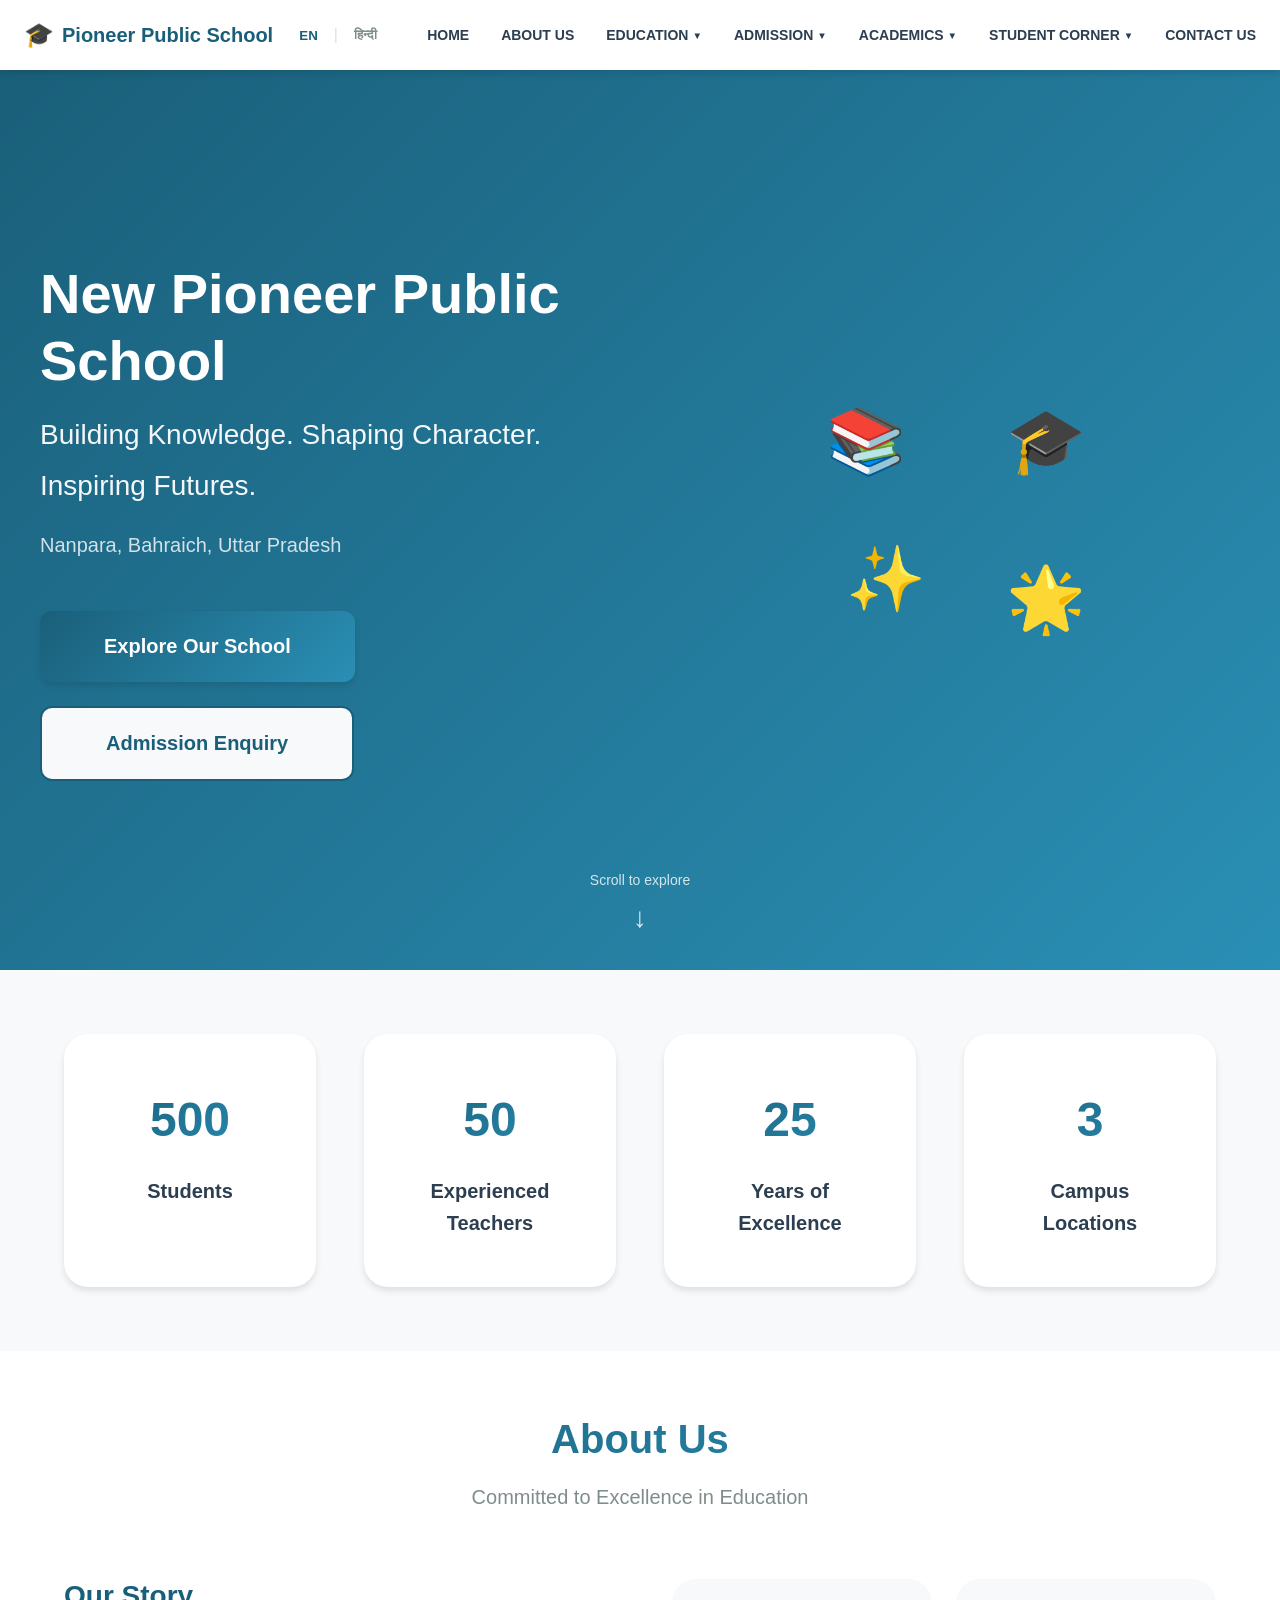
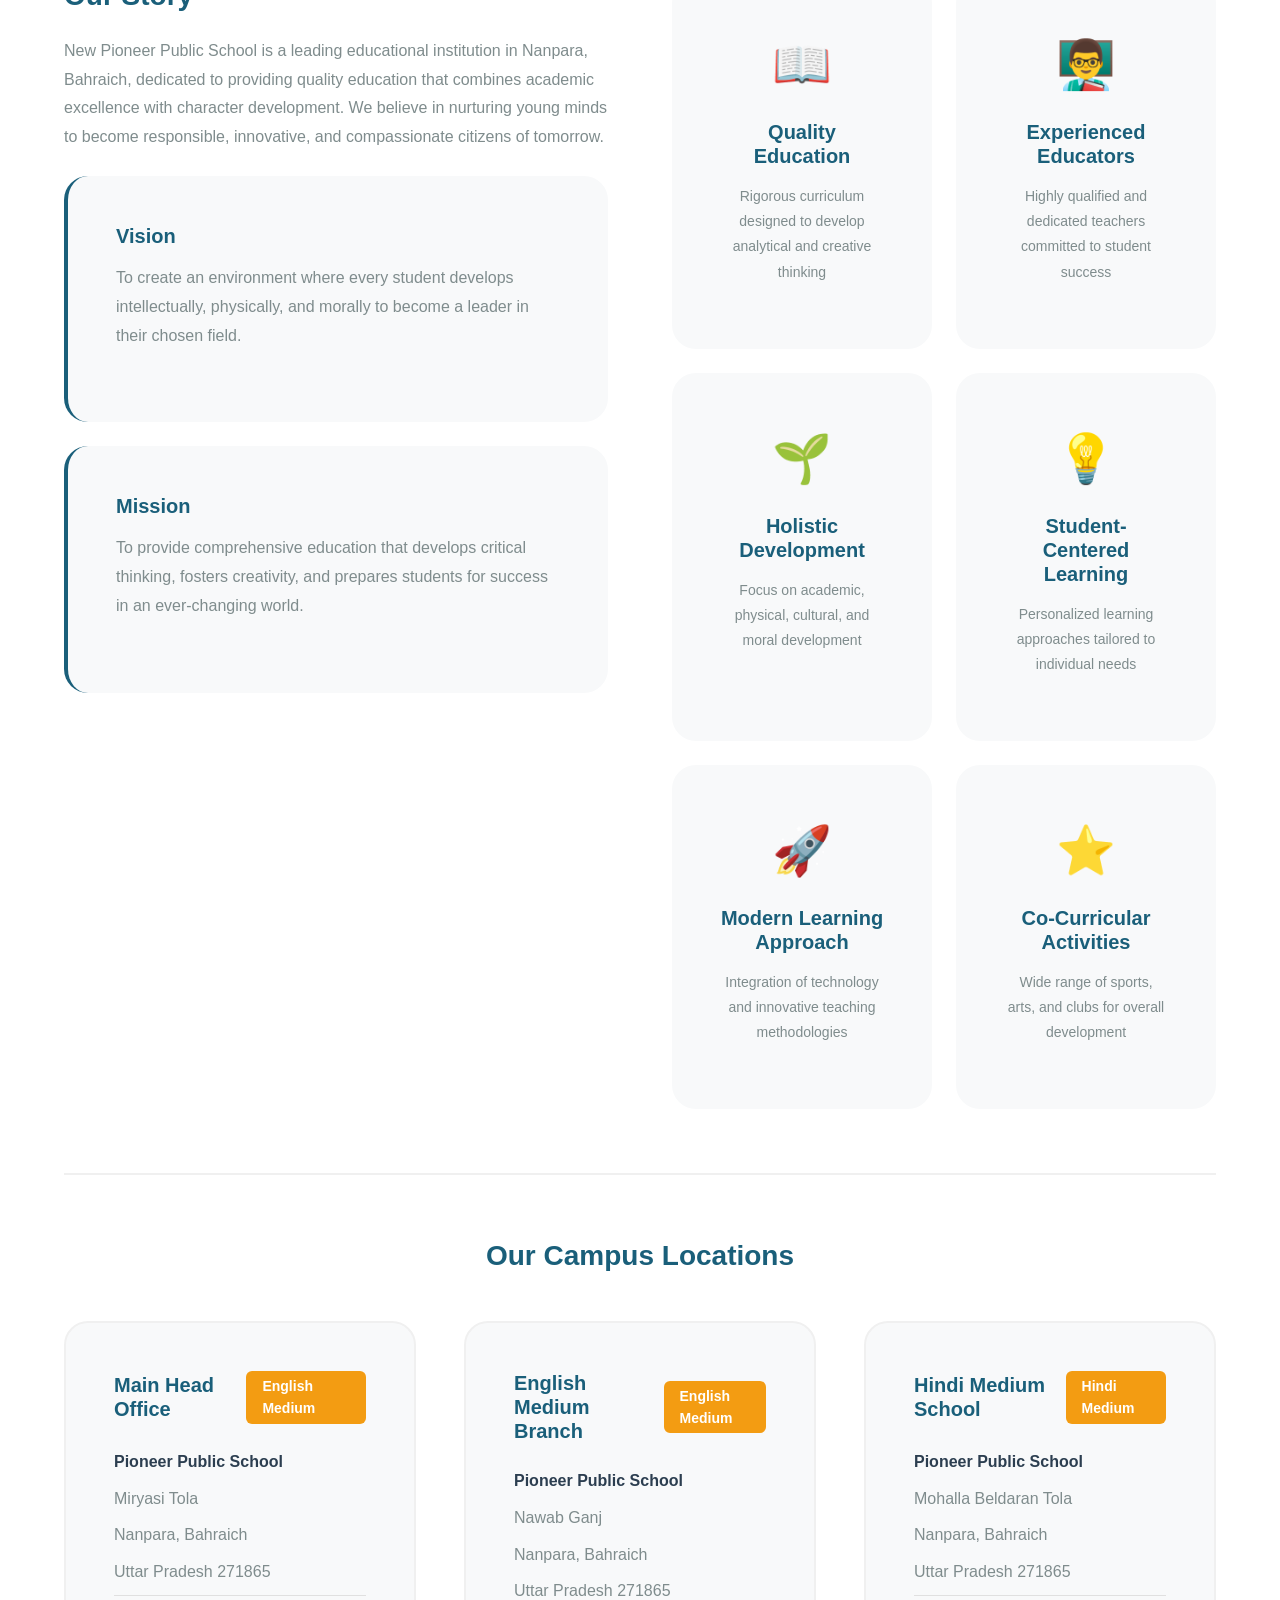
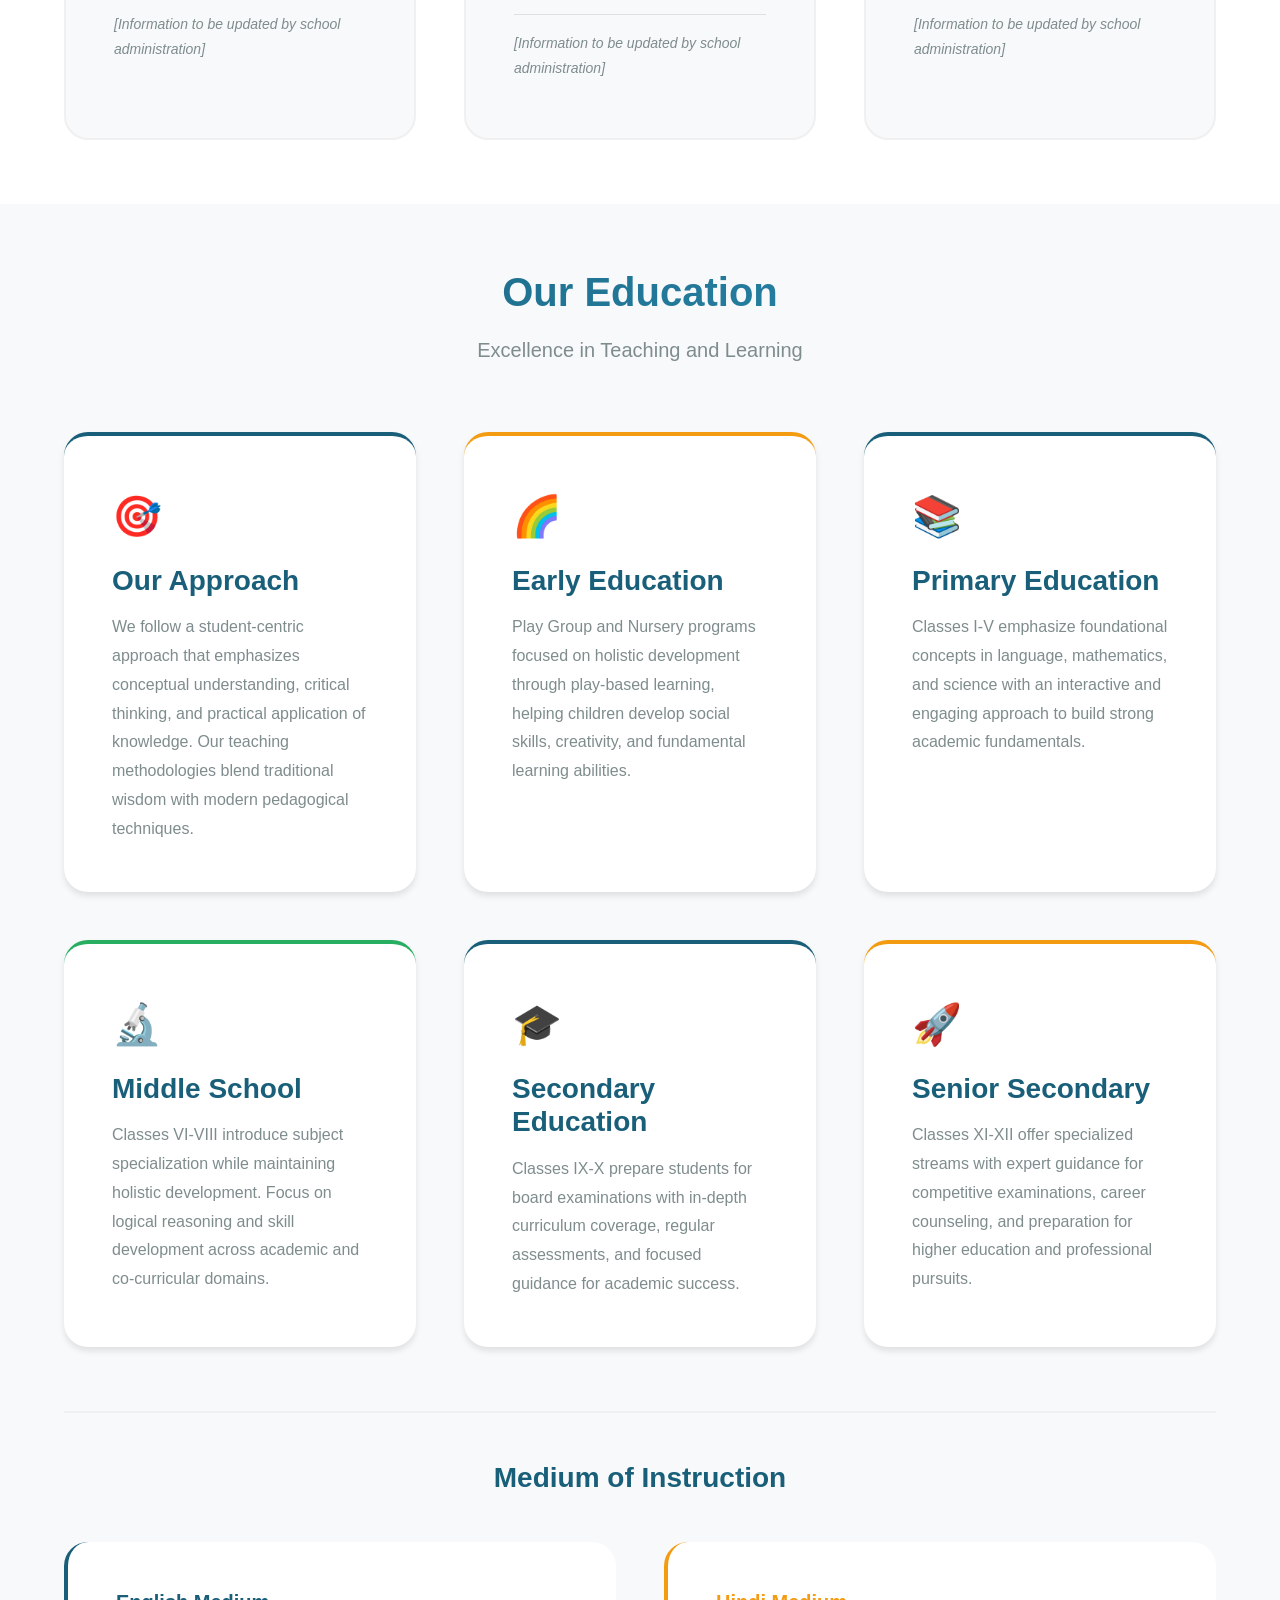
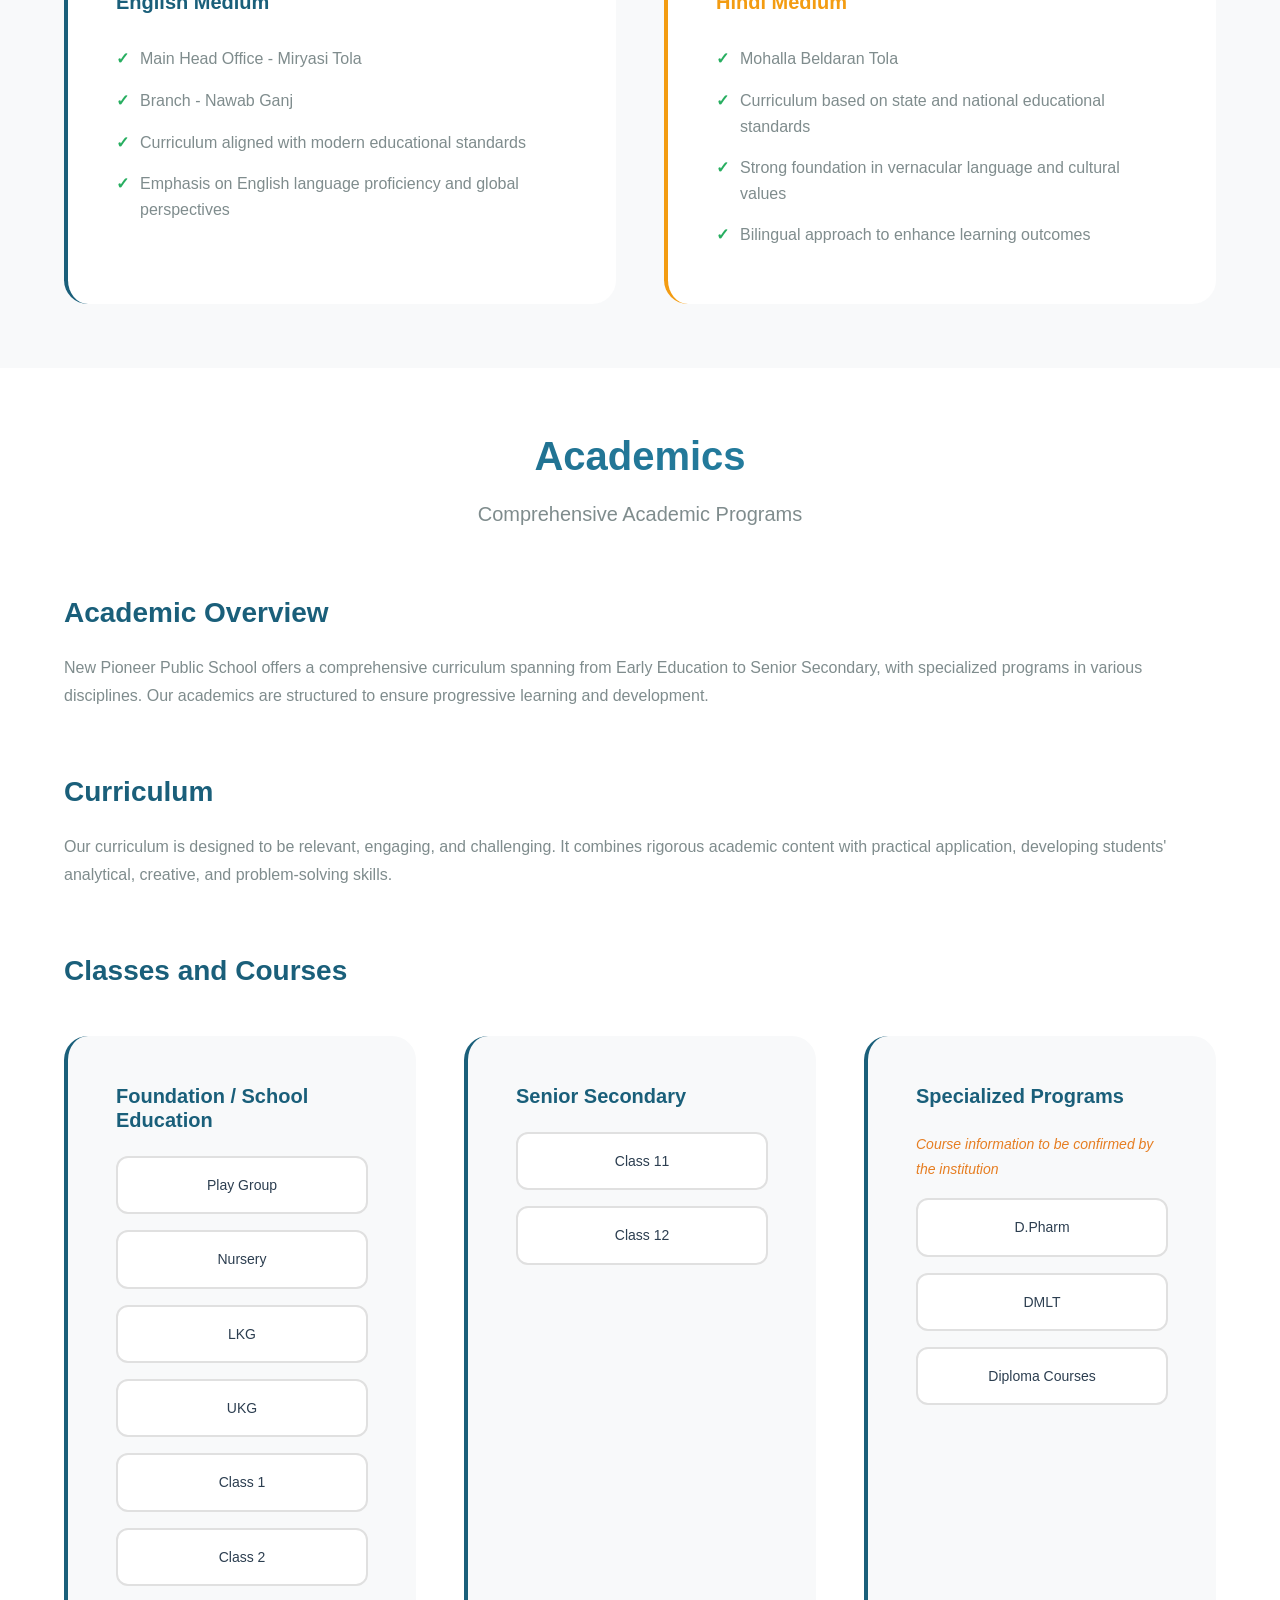
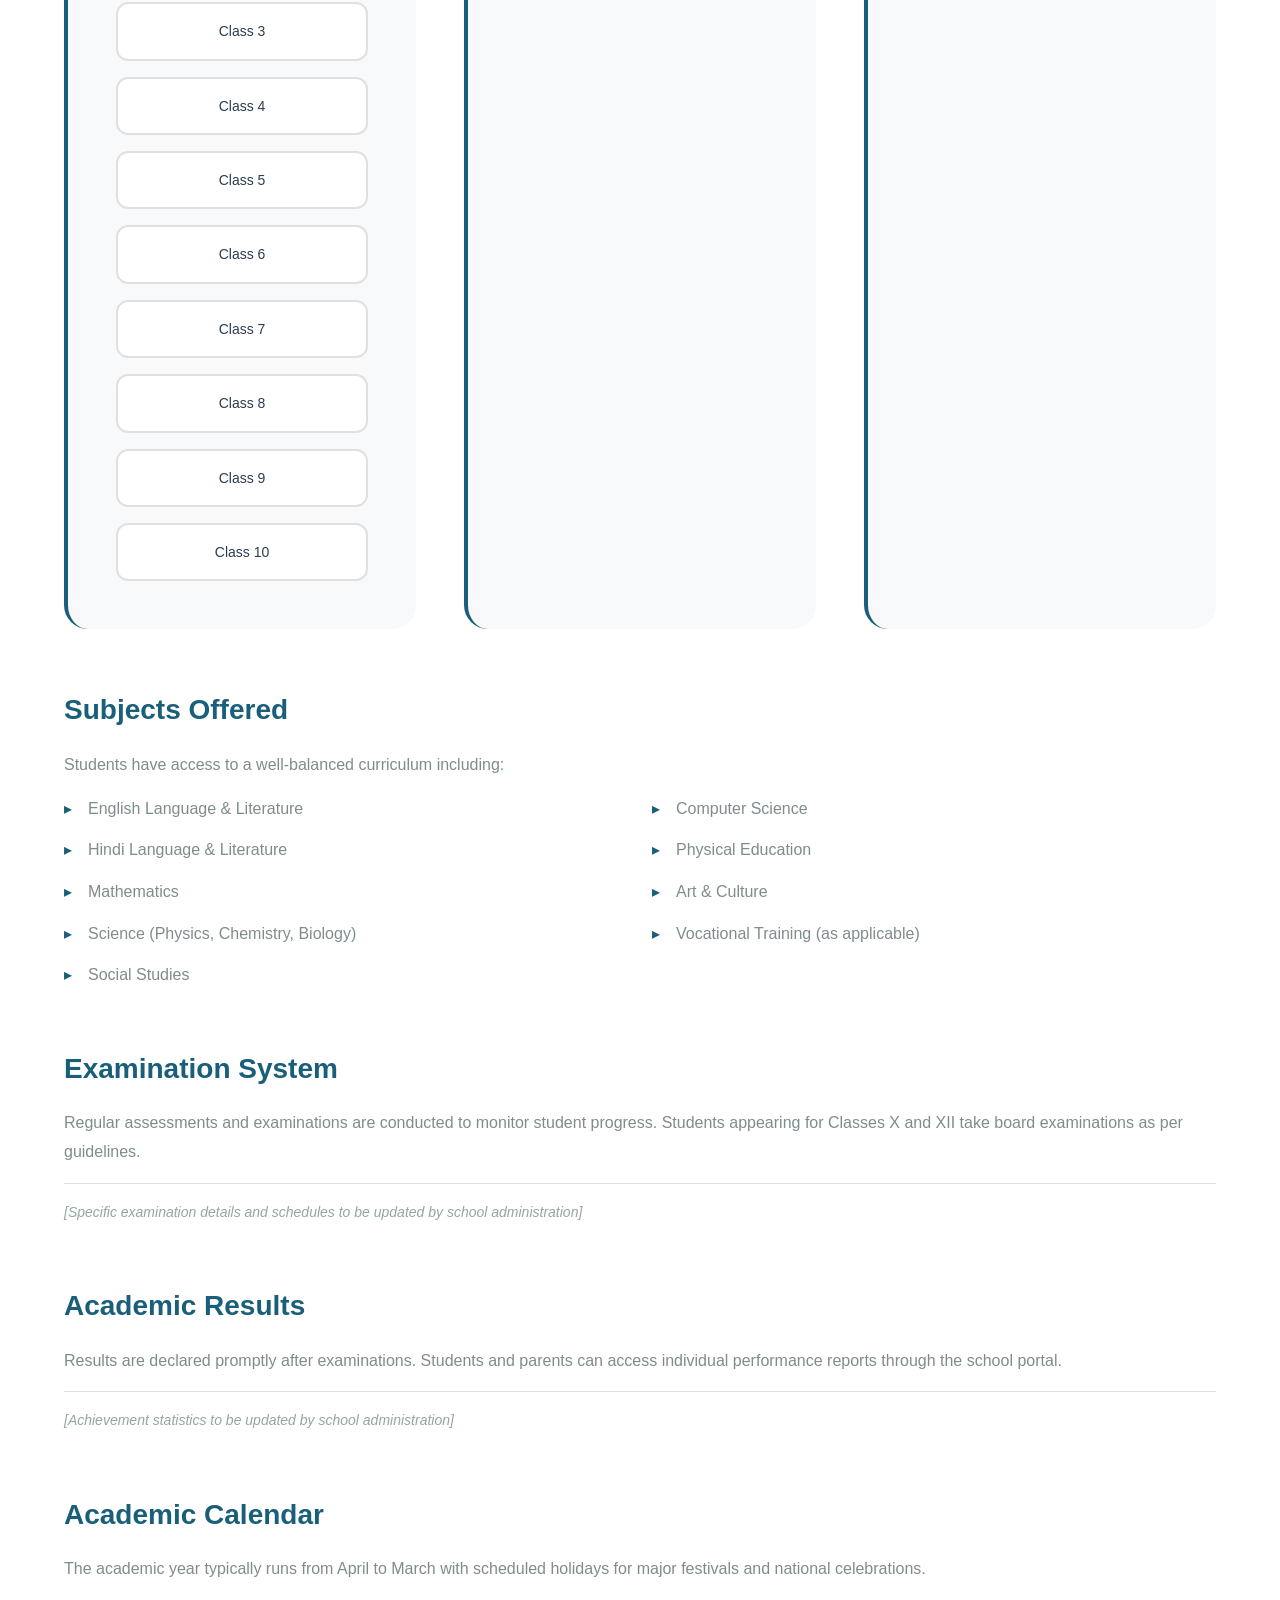
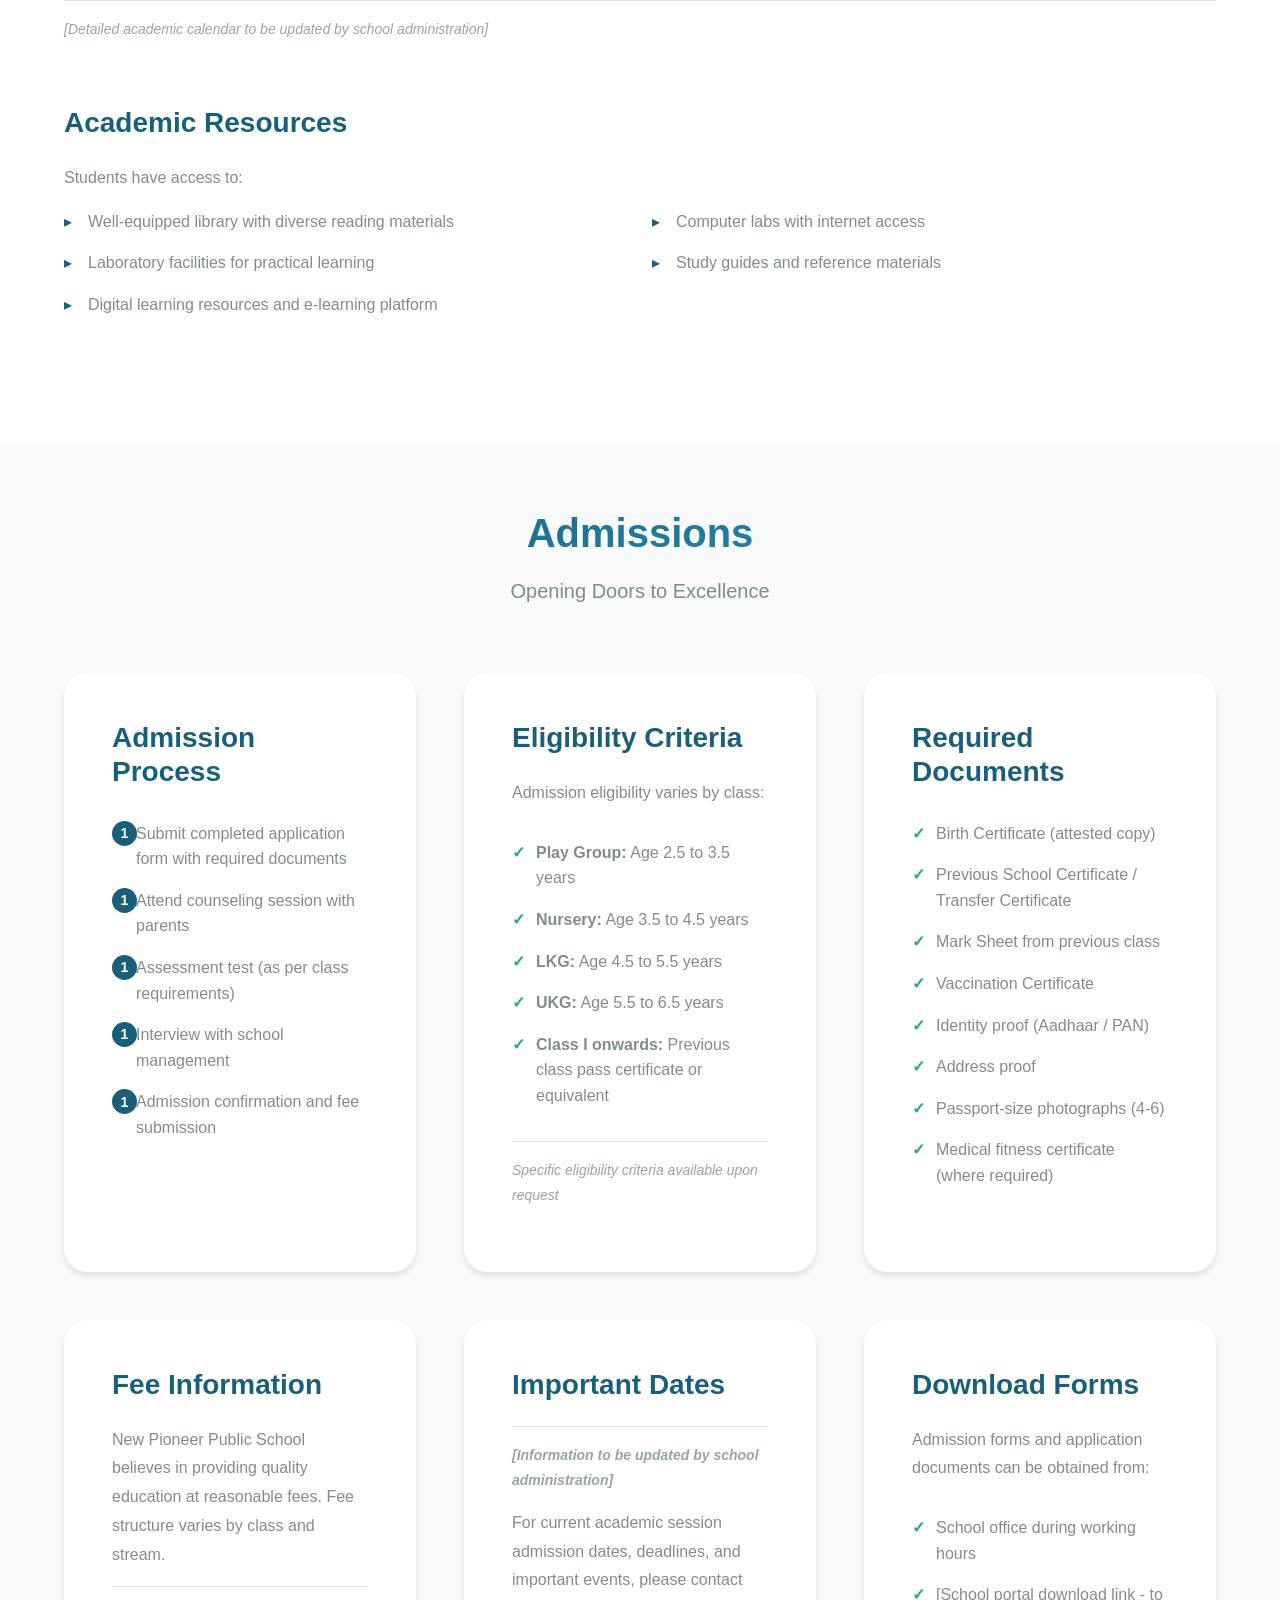
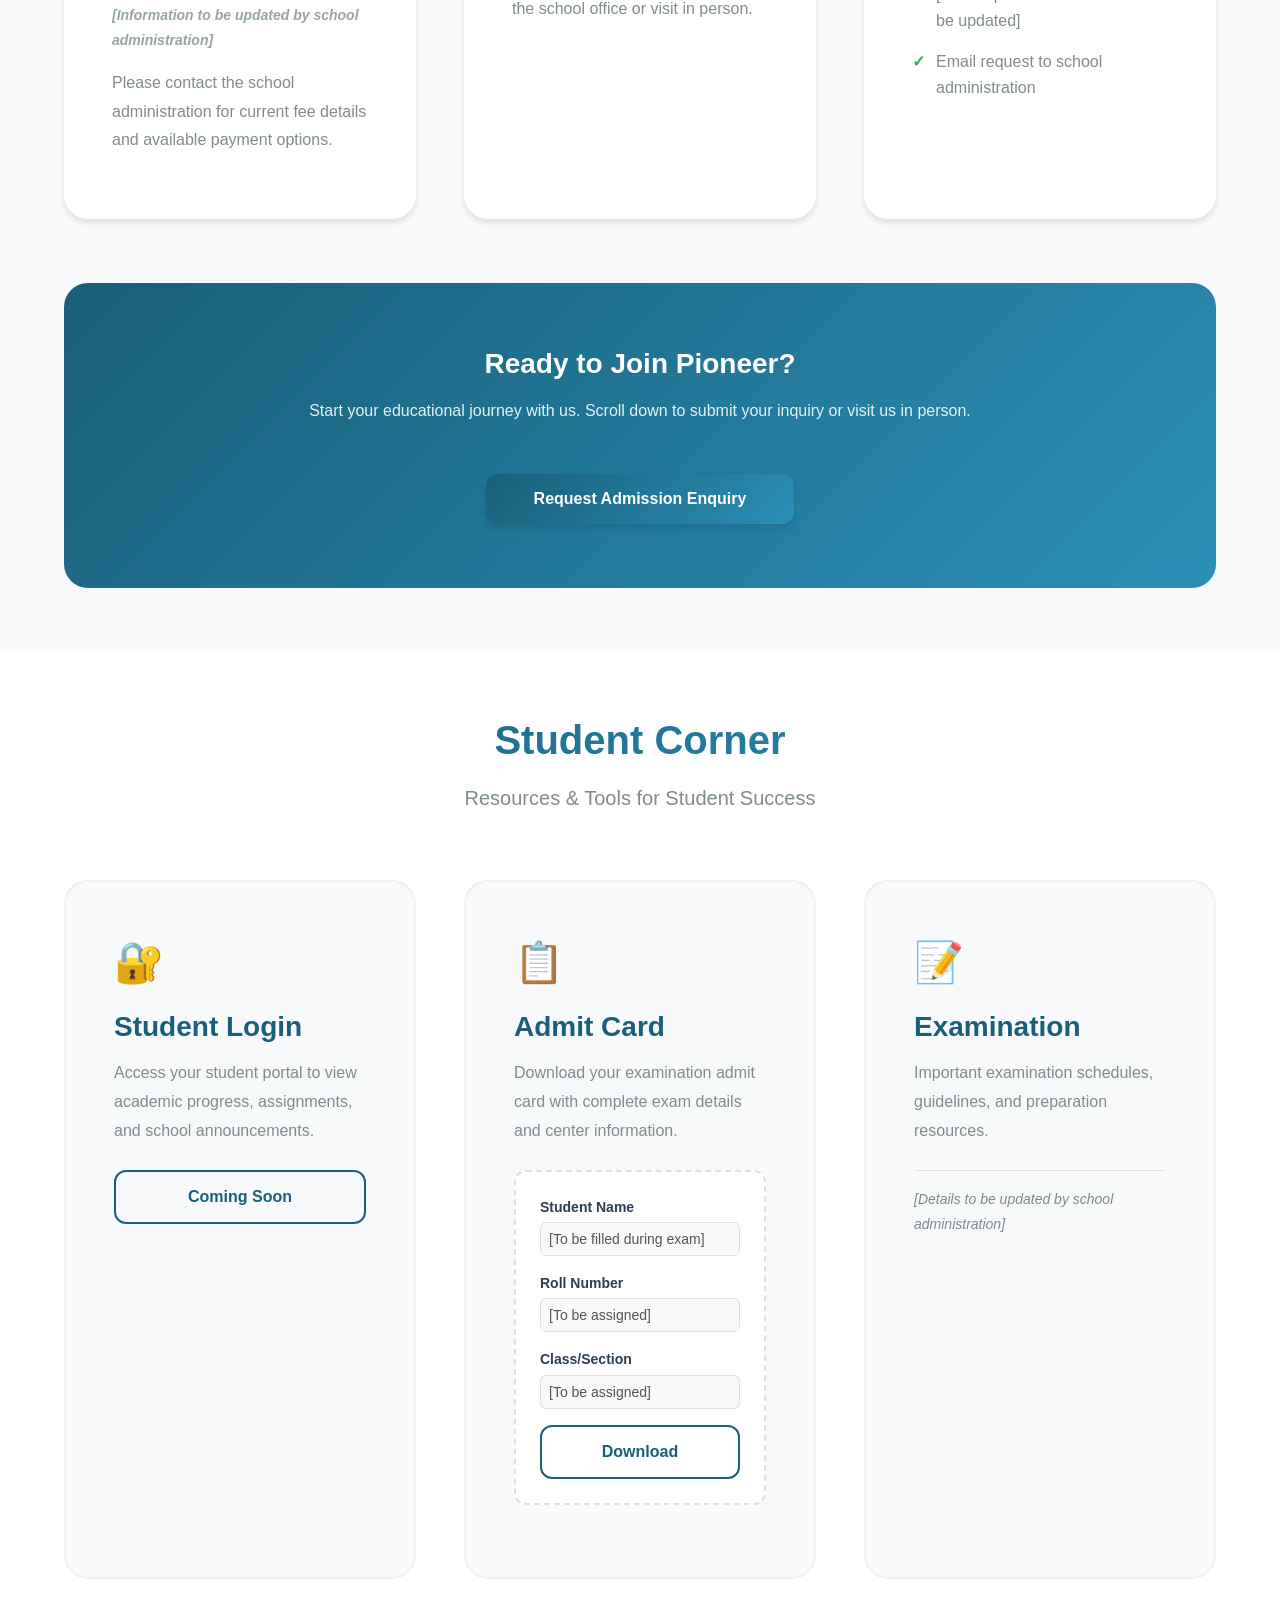
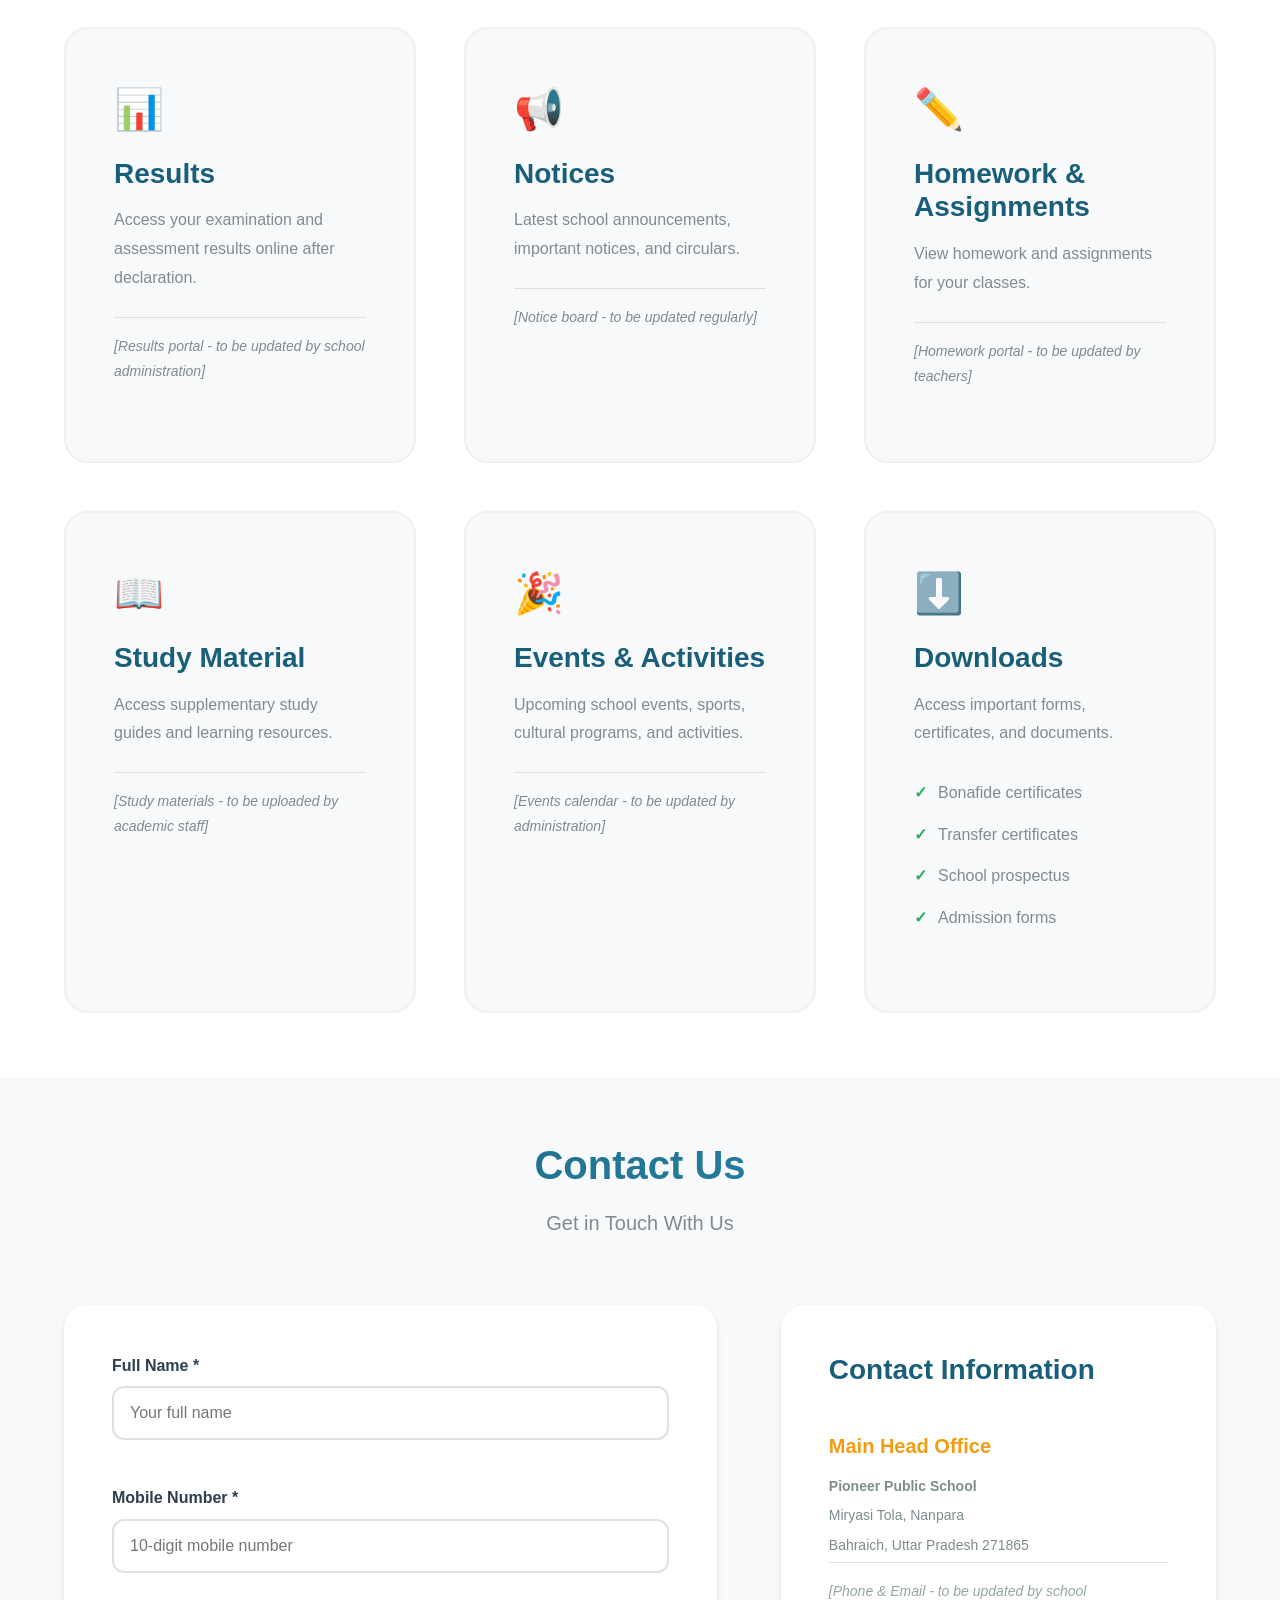
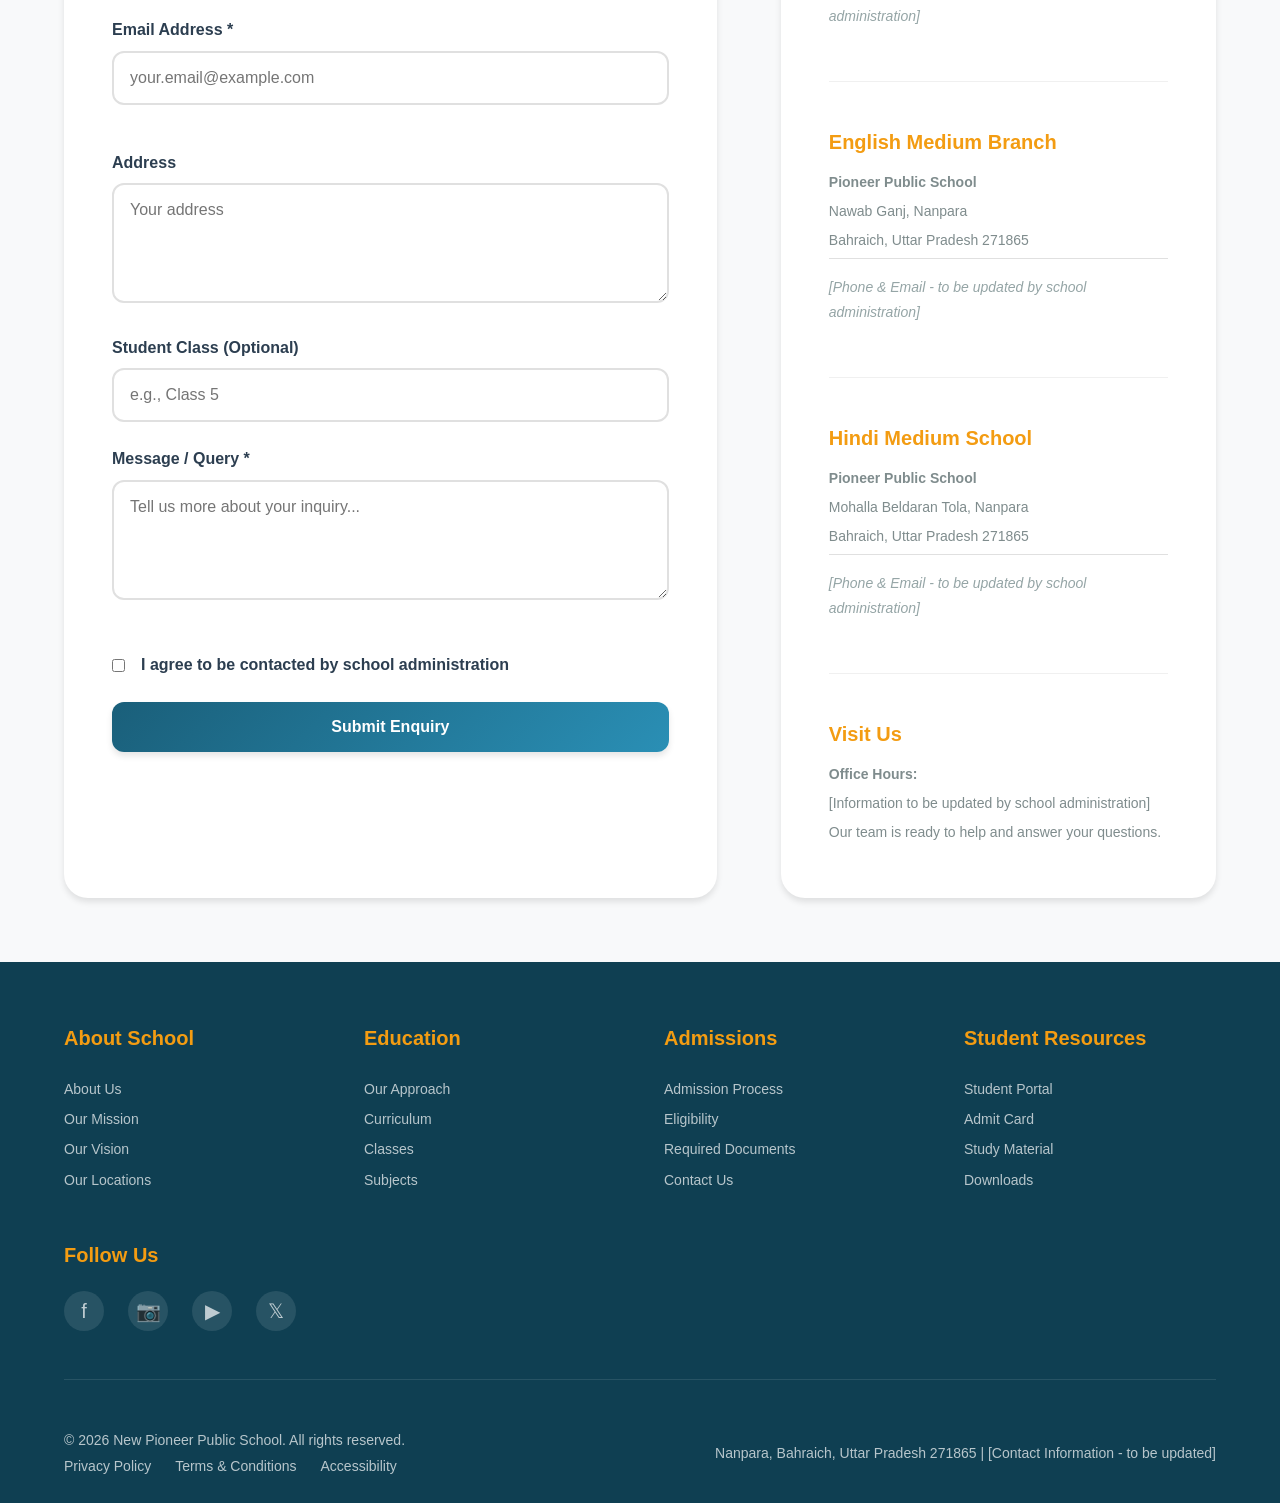
<file: index.html>
<!DOCTYPE html>
<html lang="en">
<head>
    <meta charset="UTF-8">
    <meta name="viewport" content="width=device-width, initial-scale=1.0">
    <meta name="description" content="New Pioneer Public School - Building Knowledge. Shaping Character. Inspiring Futures. Premium education in Nanpara, Bahraich, Uttar Pradesh.">
    <meta name="keywords" content="school, education, Nanpara, Bahraich, CBSE, English medium, Hindi medium, quality education">
    <meta name="author" content="New Pioneer Public School">
    <meta name="theme-color" content="#1a5f7a">

    <!-- Open Graph / Social Media -->
    <meta property="og:type" content="website">
    <meta property="og:title" content="New Pioneer Public School - Nanpara, Bahraich">
    <meta property="og:description" content="Building Knowledge. Shaping Character. Inspiring Futures.">
    <meta property="og:site_name" content="New Pioneer Public School">
    <meta property="og:locale" content="en_US">

    <!-- Twitter Card -->
    <meta name="twitter:card" content="summary_large_image">
    <meta name="twitter:title" content="New Pioneer Public School">
    <meta name="twitter:description" content="Premium education in Nanpara, Bahraich">

    <!-- Structured Data - Organization Schema -->
    <script type="application/ld+json">
    {
      "@context": "https://schema.org",
      "@type": "EducationalOrganization",
      "name": "New Pioneer Public School",
      "description": "Premium educational institution offering quality education to students",
      "url": "https://newpioneerps.edu.in",
      "image": "https://newpioneerps.edu.in/assets/images/logo.png",
      "address": [
        {
          "@type": "PostalAddress",
          "name": "Main Head Office",
          "streetAddress": "Miryasi Tola",
          "addressLocality": "Nanpara",
          "addressRegion": "Bahraich",
          "postalCode": "271865",
          "addressCountry": "IN"
        },
        {
          "@type": "PostalAddress",
          "name": "English Medium Branch",
          "streetAddress": "Nawab Ganj",
          "addressLocality": "Nanpara",
          "addressRegion": "Bahraich",
          "postalCode": "271865",
          "addressCountry": "IN"
        },
        {
          "@type": "PostalAddress",
          "name": "Hindi Medium School",
          "streetAddress": "Mohalla Beldaran Tola",
          "addressLocality": "Nanpara",
          "addressRegion": "Bahraich",
          "postalCode": "271865",
          "addressCountry": "IN"
        }
      ],
      "sameAs": [
        "https://www.facebook.com/newpioneerps",
        "https://www.instagram.com/newpioneerps"
      ]
    }
    </script>

    <!-- Canonical URL -->
    <link rel="canonical" href="https://newpioneerps.edu.in">

    <!-- Stylesheets -->
    <link rel="stylesheet" href="css/style.css">

    <title>New Pioneer Public School - Nanpara, Bahraich | Premium Education</title>
</head>
<body>
    <!-- Skip to main content link for accessibility -->
    <a href="#main-content" class="skip-link">Skip to main content</a>

    <!-- Navigation Bar -->
    <nav class="navbar">
        <div class="navbar-container">
            <div class="navbar-brand">
                <a href="#" class="logo">
                    <span class="logo-icon">🎓</span>
                    <span class="logo-text">Pioneer Public School</span>
                </a>
            </div>

            <!-- Hamburger Menu -->
            <button class="hamburger" id="hamburger" aria-label="Toggle navigation menu" aria-expanded="false">
                <span class="hamburger-line"></span>
                <span class="hamburger-line"></span>
                <span class="hamburger-line"></span>
            </button>

            <!-- Language Switcher -->
            <div class="language-switcher">
                <button class="lang-btn active" data-lang="en" aria-label="Switch to English">EN</button>
                <span class="lang-divider">|</span>
                <button class="lang-btn" data-lang="hi" aria-label="Switch to Hindi">हिन्दी</button>
            </div>

            <!-- Main Navigation Menu -->
            <ul class="nav-menu" id="nav-menu">
                <li><a href="#home" class="nav-link">HOME</a></li>
                <li><a href="#about" class="nav-link">ABOUT US</a></li>

                <!-- Education Dropdown -->
                <li class="nav-item-dropdown">
                    <a href="#education" class="nav-link nav-link-dropdown" tabindex="0">EDUCATION <span class="dropdown-arrow">▼</span></a>
                    <ul class="dropdown-menu">
                        <li><a href="#education-approach" class="dropdown-link">Our Approach</a></li>
                        <li><a href="#education-early" class="dropdown-link">Early Education</a></li>
                        <li><a href="#education-primary" class="dropdown-link">Primary Education</a></li>
                        <li><a href="#education-middle" class="dropdown-link">Middle School</a></li>
                        <li><a href="#education-secondary" class="dropdown-link">Secondary Education</a></li>
                        <li><a href="#education-senior" class="dropdown-link">Senior Secondary</a></li>
                        <li><a href="#education-medium" class="dropdown-link">Medium of Instruction</a></li>
                    </ul>
                </li>

                <!-- Admission Dropdown -->
                <li class="nav-item-dropdown">
                    <a href="#admission" class="nav-link nav-link-dropdown" tabindex="0">ADMISSION <span class="dropdown-arrow">▼</span></a>
                    <ul class="dropdown-menu">
                        <li><a href="#admission-process" class="dropdown-link">Admission Process</a></li>
                        <li><a href="#admission-eligibility" class="dropdown-link">Eligibility</a></li>
                        <li><a href="#admission-documents" class="dropdown-link">Required Documents</a></li>
                        <li><a href="#admission-fees" class="dropdown-link">Fee Information</a></li>
                        <li><a href="#admission-enquiry" class="dropdown-link">Admission Enquiry</a></li>
                        <li><a href="#admission-dates" class="dropdown-link">Important Dates</a></li>
                        <li><a href="#admission-forms" class="dropdown-link">Download Forms</a></li>
                    </ul>
                </li>

                <!-- Academics Dropdown -->
                <li class="nav-item-dropdown">
                    <a href="#academics" class="nav-link nav-link-dropdown" tabindex="0">ACADEMICS <span class="dropdown-arrow">▼</span></a>
                    <ul class="dropdown-menu">
                        <li><a href="#academics-overview" class="dropdown-link">Academic Overview</a></li>
                        <li><a href="#academics-curriculum" class="dropdown-link">Curriculum</a></li>
                        <li><a href="#academics-classes" class="dropdown-link">Classes</a></li>
                        <li><a href="#academics-subjects" class="dropdown-link">Subjects</a></li>
                        <li><a href="#academics-examination" class="dropdown-link">Examination</a></li>
                        <li><a href="#academics-results" class="dropdown-link">Results</a></li>
                        <li><a href="#academics-calendar" class="dropdown-link">Academic Calendar</a></li>
                        <li><a href="#academics-resources" class="dropdown-link">Academic Resources</a></li>
                    </ul>
                </li>

                <!-- Student Corner Dropdown -->
                <li class="nav-item-dropdown">
                    <a href="#student-corner" class="nav-link nav-link-dropdown" tabindex="0">STUDENT CORNER <span class="dropdown-arrow">▼</span></a>
                    <ul class="dropdown-menu">
                        <li><a href="#student-login" class="dropdown-link">Student Login</a></li>
                        <li><a href="#admit-card" class="dropdown-link">Admit Card</a></li>
                        <li><a href="#examination" class="dropdown-link">Examination</a></li>
                        <li><a href="#results" class="dropdown-link">Results</a></li>
                        <li><a href="#notices" class="dropdown-link">Notices</a></li>
                        <li><a href="#homework" class="dropdown-link">Homework / Assignments</a></li>
                        <li><a href="#study-material" class="dropdown-link">Study Material</a></li>
                        <li><a href="#academic-calendar-student" class="dropdown-link">Academic Calendar</a></li>
                        <li><a href="#events" class="dropdown-link">Events</a></li>
                        <li><a href="#downloads" class="dropdown-link">Downloads</a></li>
                    </ul>
                </li>

                <li><a href="#contact" class="nav-link">CONTACT US</a></li>
            </ul>
        </div>
    </nav>

    <!-- Main Content -->
    <main id="main-content">
        <!-- Hero Section -->
        <section id="home" class="hero">
            <div class="hero-background">
                <div class="hero-gradient-overlay"></div>
                <div class="hero-animated-shapes">
                    <div class="shape shape-1"></div>
                    <div class="shape shape-2"></div>
                    <div class="shape shape-3"></div>
                </div>
            </div>

            <div class="hero-content">
                <div class="hero-text">
                    <h1 class="hero-title">New Pioneer Public School</h1>
                    <p class="hero-subtitle">Building Knowledge. Shaping Character. Inspiring Futures.</p>
                    <p class="hero-location">Nanpara, Bahraich, Uttar Pradesh</p>

                    <div class="hero-buttons">
                        <button class="btn btn-primary" onclick="document.getElementById('about').scrollIntoView({ behavior: 'smooth' })">Explore Our School</button>
                        <button class="btn btn-secondary" onclick="document.getElementById('contact').scrollIntoView({ behavior: 'smooth' })">Admission Enquiry</button>
                    </div>
                </div>

                <div class="hero-visual">
                    <div class="hero-illustration">
                        <div class="illustration-element element-1">📚</div>
                        <div class="illustration-element element-2">🎓</div>
                        <div class="illustration-element element-3">✨</div>
                        <div class="illustration-element element-4">🌟</div>
                    </div>
                </div>
            </div>

            <div class="hero-scroll-indicator">
                <span class="scroll-text">Scroll to explore</span>
                <div class="scroll-arrow">↓</div>
            </div>
        </section>

        <!-- Quick Stats Section -->
        <section id="stats" class="stats-section">
            <div class="container">
                <div class="stats-grid">
                    <div class="stat-card">
                        <div class="stat-number" data-count="500">0</div>
                        <div class="stat-label">Students</div>
                    </div>
                    <div class="stat-card">
                        <div class="stat-number" data-count="50">0</div>
                        <div class="stat-label">Experienced Teachers</div>
                    </div>
                    <div class="stat-card">
                        <div class="stat-number" data-count="25">0</div>
                        <div class="stat-label">Years of Excellence</div>
                    </div>
                    <div class="stat-card">
                        <div class="stat-number" data-count="3">0</div>
                        <div class="stat-label">Campus Locations</div>
                    </div>
                </div>
            </div>
        </section>

        <!-- About Us Section -->
        <section id="about" class="about-section">
            <div class="container">
                <div class="section-header">
                    <h2 class="section-title">About Us</h2>
                    <p class="section-subtitle">Committed to Excellence in Education</p>
                </div>

                <div class="about-content">
                    <div class="about-text">
                        <h3>Our Story</h3>
                        <p>New Pioneer Public School is a leading educational institution in Nanpara, Bahraich, dedicated to providing quality education that combines academic excellence with character development. We believe in nurturing young minds to become responsible, innovative, and compassionate citizens of tomorrow.</p>

                        <div class="vision-mission">
                            <div class="vision-card">
                                <h4>Vision</h4>
                                <p>To create an environment where every student develops intellectually, physically, and morally to become a leader in their chosen field.</p>
                            </div>
                            <div class="mission-card">
                                <h4>Mission</h4>
                                <p>To provide comprehensive education that develops critical thinking, fosters creativity, and prepares students for success in an ever-changing world.</p>
                            </div>
                        </div>
                    </div>

                    <div class="about-highlights">
                        <div class="highlight-card">
                            <div class="highlight-icon">📖</div>
                            <h4>Quality Education</h4>
                            <p>Rigorous curriculum designed to develop analytical and creative thinking</p>
                        </div>
                        <div class="highlight-card">
                            <div class="highlight-icon">👨‍🏫</div>
                            <h4>Experienced Educators</h4>
                            <p>Highly qualified and dedicated teachers committed to student success</p>
                        </div>
                        <div class="highlight-card">
                            <div class="highlight-icon">🌱</div>
                            <h4>Holistic Development</h4>
                            <p>Focus on academic, physical, cultural, and moral development</p>
                        </div>
                        <div class="highlight-card">
                            <div class="highlight-icon">💡</div>
                            <h4>Student-Centered Learning</h4>
                            <p>Personalized learning approaches tailored to individual needs</p>
                        </div>
                        <div class="highlight-card">
                            <div class="highlight-icon">🚀</div>
                            <h4>Modern Learning Approach</h4>
                            <p>Integration of technology and innovative teaching methodologies</p>
                        </div>
                        <div class="highlight-card">
                            <div class="highlight-icon">⭐</div>
                            <h4>Co-Curricular Activities</h4>
                            <p>Wide range of sports, arts, and clubs for overall development</p>
                        </div>
                    </div>
                </div>

                <!-- Campus Locations -->
                <div class="campus-locations">
                    <h3>Our Campus Locations</h3>

                    <div class="locations-grid">
                        <div class="location-card">
                            <div class="location-header">
                                <h4>Main Head Office</h4>
                                <span class="location-badge">English Medium</span>
                            </div>
                            <div class="location-details">
                                <p><strong>Pioneer Public School</strong></p>
                                <p>Miryasi Tola</p>
                                <p>Nanpara, Bahraich</p>
                                <p>Uttar Pradesh 271865</p>
                                <p class="contact-note">[Information to be updated by school administration]</p>
                            </div>
                        </div>

                        <div class="location-card">
                            <div class="location-header">
                                <h4>English Medium Branch</h4>
                                <span class="location-badge">English Medium</span>
                            </div>
                            <div class="location-details">
                                <p><strong>Pioneer Public School</strong></p>
                                <p>Nawab Ganj</p>
                                <p>Nanpara, Bahraich</p>
                                <p>Uttar Pradesh 271865</p>
                                <p class="contact-note">[Information to be updated by school administration]</p>
                            </div>
                        </div>

                        <div class="location-card">
                            <div class="location-header">
                                <h4>Hindi Medium School</h4>
                                <span class="location-badge">Hindi Medium</span>
                            </div>
                            <div class="location-details">
                                <p><strong>Pioneer Public School</strong></p>
                                <p>Mohalla Beldaran Tola</p>
                                <p>Nanpara, Bahraich</p>
                                <p>Uttar Pradesh 271865</p>
                                <p class="contact-note">[Information to be updated by school administration]</p>
                            </div>
                        </div>
                    </div>
                </div>
            </div>
        </section>

        <!-- Education Section -->
        <section id="education" class="education-section">
            <div class="container">
                <div class="section-header">
                    <h2 class="section-title">Our Education</h2>
                    <p class="section-subtitle">Excellence in Teaching and Learning</p>
                </div>

                <div class="education-grid">
                    <div class="education-card" id="education-approach">
                        <div class="card-icon">🎯</div>
                        <h3>Our Approach</h3>
                        <p>We follow a student-centric approach that emphasizes conceptual understanding, critical thinking, and practical application of knowledge. Our teaching methodologies blend traditional wisdom with modern pedagogical techniques.</p>
                    </div>

                    <div class="education-card" id="education-early">
                        <div class="card-icon">🌈</div>
                        <h3>Early Education</h3>
                        <p>Play Group and Nursery programs focused on holistic development through play-based learning, helping children develop social skills, creativity, and fundamental learning abilities.</p>
                    </div>

                    <div class="education-card" id="education-primary">
                        <div class="card-icon">📚</div>
                        <h3>Primary Education</h3>
                        <p>Classes I-V emphasize foundational concepts in language, mathematics, and science with an interactive and engaging approach to build strong academic fundamentals.</p>
                    </div>

                    <div class="education-card" id="education-middle">
                        <div class="card-icon">🔬</div>
                        <h3>Middle School</h3>
                        <p>Classes VI-VIII introduce subject specialization while maintaining holistic development. Focus on logical reasoning and skill development across academic and co-curricular domains.</p>
                    </div>

                    <div class="education-card" id="education-secondary">
                        <div class="card-icon">🎓</div>
                        <h3>Secondary Education</h3>
                        <p>Classes IX-X prepare students for board examinations with in-depth curriculum coverage, regular assessments, and focused guidance for academic success.</p>
                    </div>

                    <div class="education-card" id="education-senior">
                        <div class="card-icon">🚀</div>
                        <h3>Senior Secondary</h3>
                        <p>Classes XI-XII offer specialized streams with expert guidance for competitive examinations, career counseling, and preparation for higher education and professional pursuits.</p>
                    </div>
                </div>

                <div class="medium-of-instruction" id="education-medium">
                    <h3>Medium of Instruction</h3>
                    <div class="medium-cards">
                        <div class="medium-card">
                            <h4>English Medium</h4>
                            <ul>
                                <li>Main Head Office - Miryasi Tola</li>
                                <li>Branch - Nawab Ganj</li>
                                <li>Curriculum aligned with modern educational standards</li>
                                <li>Emphasis on English language proficiency and global perspectives</li>
                            </ul>
                        </div>
                        <div class="medium-card">
                            <h4>Hindi Medium</h4>
                            <ul>
                                <li>Mohalla Beldaran Tola</li>
                                <li>Curriculum based on state and national educational standards</li>
                                <li>Strong foundation in vernacular language and cultural values</li>
                                <li>Bilingual approach to enhance learning outcomes</li>
                            </ul>
                        </div>
                    </div>
                </div>
            </div>
        </section>

        <!-- Courses Section -->
        <section id="academics" class="academics-section">
            <div class="container">
                <div class="section-header">
                    <h2 class="section-title">Academics</h2>
                    <p class="section-subtitle">Comprehensive Academic Programs</p>
                </div>

                <div class="academics-content">
                    <div id="academics-overview" class="academic-subsection">
                        <h3>Academic Overview</h3>
                        <p>New Pioneer Public School offers a comprehensive curriculum spanning from Early Education to Senior Secondary, with specialized programs in various disciplines. Our academics are structured to ensure progressive learning and development.</p>
                    </div>

                    <div id="academics-curriculum" class="academic-subsection">
                        <h3>Curriculum</h3>
                        <p>Our curriculum is designed to be relevant, engaging, and challenging. It combines rigorous academic content with practical application, developing students' analytical, creative, and problem-solving skills.</p>
                    </div>

                    <div id="academics-classes" class="academic-subsection">
                        <h3>Classes and Courses</h3>

                        <div class="course-grid">
                            <div class="course-category">
                                <h4>Foundation / School Education</h4>
                                <div class="course-list">
                                    <div class="course-item">Play Group</div>
                                    <div class="course-item">Nursery</div>
                                    <div class="course-item">LKG</div>
                                    <div class="course-item">UKG</div>
                                    <div class="course-item">Class 1</div>
                                    <div class="course-item">Class 2</div>
                                    <div class="course-item">Class 3</div>
                                    <div class="course-item">Class 4</div>
                                    <div class="course-item">Class 5</div>
                                    <div class="course-item">Class 6</div>
                                    <div class="course-item">Class 7</div>
                                    <div class="course-item">Class 8</div>
                                    <div class="course-item">Class 9</div>
                                    <div class="course-item">Class 10</div>
                                </div>
                            </div>

                            <div class="course-category">
                                <h4>Senior Secondary</h4>
                                <div class="course-list">
                                    <div class="course-item">Class 11</div>
                                    <div class="course-item">Class 12</div>
                                </div>
                            </div>

                            <div class="course-category">
                                <h4>Specialized Programs</h4>
                                <p class="course-note">Course information to be confirmed by the institution</p>
                                <div class="course-list">
                                    <div class="course-item">D.Pharm</div>
                                    <div class="course-item">DMLT</div>
                                    <div class="course-item">Diploma Courses</div>
                                </div>
                            </div>
                        </div>
                    </div>

                    <div id="academics-subjects" class="academic-subsection">
                        <h3>Subjects Offered</h3>
                        <p>Students have access to a well-balanced curriculum including:</p>
                        <ul class="subjects-list">
                            <li>English Language & Literature</li>
                            <li>Hindi Language & Literature</li>
                            <li>Mathematics</li>
                            <li>Science (Physics, Chemistry, Biology)</li>
                            <li>Social Studies</li>
                            <li>Computer Science</li>
                            <li>Physical Education</li>
                            <li>Art & Culture</li>
                            <li>Vocational Training (as applicable)</li>
                        </ul>
                    </div>

                    <div id="academics-examination" class="academic-subsection">
                        <h3>Examination System</h3>
                        <p>Regular assessments and examinations are conducted to monitor student progress. Students appearing for Classes X and XII take board examinations as per guidelines.</p>
                        <p class="contact-note">[Specific examination details and schedules to be updated by school administration]</p>
                    </div>

                    <div id="academics-results" class="academic-subsection">
                        <h3>Academic Results</h3>
                        <p>Results are declared promptly after examinations. Students and parents can access individual performance reports through the school portal.</p>
                        <p class="contact-note">[Achievement statistics to be updated by school administration]</p>
                    </div>

                    <div id="academics-calendar" class="academic-subsection">
                        <h3>Academic Calendar</h3>
                        <p>The academic year typically runs from April to March with scheduled holidays for major festivals and national celebrations.</p>
                        <p class="contact-note">[Detailed academic calendar to be updated by school administration]</p>
                    </div>

                    <div id="academics-resources" class="academic-subsection">
                        <h3>Academic Resources</h3>
                        <p>Students have access to:</p>
                        <ul class="resources-list">
                            <li>Well-equipped library with diverse reading materials</li>
                            <li>Laboratory facilities for practical learning</li>
                            <li>Digital learning resources and e-learning platform</li>
                            <li>Computer labs with internet access</li>
                            <li>Study guides and reference materials</li>
                        </ul>
                    </div>
                </div>
            </div>
        </section>

        <!-- Admission Section -->
        <section id="admission" class="admission-section">
            <div class="container">
                <div class="section-header">
                    <h2 class="section-title">Admissions</h2>
                    <p class="section-subtitle">Opening Doors to Excellence</p>
                </div>

                <div class="admission-grid">
                    <div class="admission-card" id="admission-process">
                        <h3>Admission Process</h3>
                        <ol class="process-list">
                            <li>Submit completed application form with required documents</li>
                            <li>Attend counseling session with parents</li>
                            <li>Assessment test (as per class requirements)</li>
                            <li>Interview with school management</li>
                            <li>Admission confirmation and fee submission</li>
                        </ol>
                    </div>

                    <div class="admission-card" id="admission-eligibility">
                        <h3>Eligibility Criteria</h3>
                        <p>Admission eligibility varies by class:</p>
                        <ul class="eligibility-list">
                            <li><strong>Play Group:</strong> Age 2.5 to 3.5 years</li>
                            <li><strong>Nursery:</strong> Age 3.5 to 4.5 years</li>
                            <li><strong>LKG:</strong> Age 4.5 to 5.5 years</li>
                            <li><strong>UKG:</strong> Age 5.5 to 6.5 years</li>
                            <li><strong>Class I onwards:</strong> Previous class pass certificate or equivalent</li>
                        </ul>
                        <p class="contact-note">Specific eligibility criteria available upon request</p>
                    </div>

                    <div class="admission-card" id="admission-documents">
                        <h3>Required Documents</h3>
                        <ul class="documents-list">
                            <li>Birth Certificate (attested copy)</li>
                            <li>Previous School Certificate / Transfer Certificate</li>
                            <li>Mark Sheet from previous class</li>
                            <li>Vaccination Certificate</li>
                            <li>Identity proof (Aadhaar / PAN)</li>
                            <li>Address proof</li>
                            <li>Passport-size photographs (4-6)</li>
                            <li>Medical fitness certificate (where required)</li>
                        </ul>
                    </div>

                    <div class="admission-card" id="admission-fees">
                        <h3>Fee Information</h3>
                        <p>New Pioneer Public School believes in providing quality education at reasonable fees. Fee structure varies by class and stream.</p>
                        <p class="contact-note"><strong>[Information to be updated by school administration]</strong></p>
                        <p style="margin-top: 1rem;">Please contact the school administration for current fee details and available payment options.</p>
                    </div>

                    <div class="admission-card" id="admission-dates">
                        <h3>Important Dates</h3>
                        <p class="contact-note"><strong>[Information to be updated by school administration]</strong></p>
                        <p style="margin-top: 1rem;">For current academic session admission dates, deadlines, and important events, please contact the school office or visit in person.</p>
                    </div>

                    <div class="admission-card" id="admission-forms">
                        <h3>Download Forms</h3>
                        <p>Admission forms and application documents can be obtained from:</p>
                        <ul class="download-list">
                            <li>School office during working hours</li>
                            <li>[School portal download link - to be updated]</li>
                            <li>Email request to school administration</li>
                        </ul>
                    </div>
                </div>

                <!-- Admission CTA -->
                <div class="admission-cta">
                    <h3>Ready to Join Pioneer?</h3>
                    <p>Start your educational journey with us. Scroll down to submit your inquiry or visit us in person.</p>
                    <button class="btn btn-primary" onclick="document.getElementById('contact').scrollIntoView({ behavior: 'smooth' })">Request Admission Enquiry</button>
                </div>
            </div>
        </section>

        <!-- Student Corner Section -->
        <section id="student-corner" class="student-section">
            <div class="container">
                <div class="section-header">
                    <h2 class="section-title">Student Corner</h2>
                    <p class="section-subtitle">Resources & Tools for Student Success</p>
                </div>

                <div class="student-grid">
                    <div class="student-card" id="student-login">
                        <div class="card-icon">🔐</div>
                        <h3>Student Login</h3>
                        <p>Access your student portal to view academic progress, assignments, and school announcements.</p>
                        <button class="btn btn-outline">Coming Soon</button>
                    </div>

                    <div class="student-card" id="admit-card">
                        <div class="card-icon">📋</div>
                        <h3>Admit Card</h3>
                        <p>Download your examination admit card with complete exam details and center information.</p>
                        <div class="admit-card-demo">
                            <div class="admit-card-field">
                                <label>Student Name</label>
                                <input type="text" placeholder="Enter name" disabled value="[To be filled during exam]">
                            </div>
                            <div class="admit-card-field">
                                <label>Roll Number</label>
                                <input type="text" placeholder="Roll No." disabled value="[To be assigned]">
                            </div>
                            <div class="admit-card-field">
                                <label>Class/Section</label>
                                <input type="text" placeholder="Class" disabled value="[To be assigned]">
                            </div>
                            <button class="btn btn-outline">Download</button>
                        </div>
                    </div>

                    <div class="student-card" id="examination">
                        <div class="card-icon">📝</div>
                        <h3>Examination</h3>
                        <p>Important examination schedules, guidelines, and preparation resources.</p>
                        <p class="contact-note">[Details to be updated by school administration]</p>
                    </div>

                    <div class="student-card" id="results">
                        <div class="card-icon">📊</div>
                        <h3>Results</h3>
                        <p>Access your examination and assessment results online after declaration.</p>
                        <p class="contact-note">[Results portal - to be updated by school administration]</p>
                    </div>

                    <div class="student-card" id="notices">
                        <div class="card-icon">📢</div>
                        <h3>Notices</h3>
                        <p>Latest school announcements, important notices, and circulars.</p>
                        <p class="contact-note">[Notice board - to be updated regularly]</p>
                    </div>

                    <div class="student-card" id="homework">
                        <div class="card-icon">✏️</div>
                        <h3>Homework & Assignments</h3>
                        <p>View homework and assignments for your classes.</p>
                        <p class="contact-note">[Homework portal - to be updated by teachers]</p>
                    </div>

                    <div class="student-card" id="study-material">
                        <div class="card-icon">📖</div>
                        <h3>Study Material</h3>
                        <p>Access supplementary study guides and learning resources.</p>
                        <p class="contact-note">[Study materials - to be uploaded by academic staff]</p>
                    </div>

                    <div class="student-card" id="events">
                        <div class="card-icon">🎉</div>
                        <h3>Events & Activities</h3>
                        <p>Upcoming school events, sports, cultural programs, and activities.</p>
                        <p class="contact-note">[Events calendar - to be updated by administration]</p>
                    </div>

                    <div class="student-card" id="downloads">
                        <div class="card-icon">⬇️</div>
                        <h3>Downloads</h3>
                        <p>Access important forms, certificates, and documents.</p>
                        <ul class="download-list">
                            <li>Bonafide certificates</li>
                            <li>Transfer certificates</li>
                            <li>School prospectus</li>
                            <li>Admission forms</li>
                        </ul>
                    </div>
                </div>
            </div>
        </section>

        <!-- Contact Section -->
        <section id="contact" class="contact-section">
            <div class="container">
                <div class="section-header">
                    <h2 class="section-title">Contact Us</h2>
                    <p class="section-subtitle">Get in Touch With Us</p>
                </div>

                <div class="contact-content">
                    <div class="contact-form-wrapper">
                        <form id="enquiry-form" class="contact-form" novalidate>
                            <div class="form-group">
                                <label for="full-name">Full Name *</label>
                                <input
                                    type="text"
                                    id="full-name"
                                    name="fullName"
                                    placeholder="Your full name"
                                    maxlength="100"
                                    required
                                    aria-required="true"
                                >
                                <span class="error-message" id="error-name"></span>
                            </div>

                            <div class="form-group">
                                <label for="mobile">Mobile Number *</label>
                                <input
                                    type="tel"
                                    id="mobile"
                                    name="mobile"
                                    placeholder="10-digit mobile number"
                                    maxlength="10"
                                    pattern="\d{10}"
                                    required
                                    aria-required="true"
                                >
                                <span class="error-message" id="error-mobile"></span>
                            </div>

                            <div class="form-group">
                                <label for="email">Email Address *</label>
                                <input
                                    type="email"
                                    id="email"
                                    name="email"
                                    placeholder="your.email@example.com"
                                    maxlength="100"
                                    required
                                    aria-required="true"
                                >
                                <span class="error-message" id="error-email"></span>
                            </div>

                            <div class="form-group">
                                <label for="address">Address</label>
                                <textarea
                                    id="address"
                                    name="address"
                                    placeholder="Your address"
                                    maxlength="200"
                                ></textarea>
                            </div>

                            <div class="form-group">
                                <label for="student-class">Student Class (Optional)</label>
                                <input
                                    type="text"
                                    id="student-class"
                                    name="studentClass"
                                    placeholder="e.g., Class 5"
                                    maxlength="20"
                                >
                            </div>

                            <div class="form-group">
                                <label for="message">Message / Query *</label>
                                <textarea
                                    id="message"
                                    name="message"
                                    placeholder="Tell us more about your inquiry..."
                                    maxlength="500"
                                    required
                                    aria-required="true"
                                ></textarea>
                                <span class="error-message" id="error-message"></span>
                            </div>

                            <div class="form-group checkbox">
                                <input
                                    type="checkbox"
                                    id="terms"
                                    name="terms"
                                    required
                                    aria-required="true"
                                >
                                <label for="terms">I agree to be contacted by school administration</label>
                                <span class="error-message" id="error-terms"></span>
                            </div>

                            <button type="submit" class="btn btn-primary btn-submit" id="submit-btn">
                                <span class="btn-text">Submit Enquiry</span>
                                <span class="btn-loader" style="display: none;">
                                    <span class="loader"></span> Sending...
                                </span>
                            </button>
                        </form>

                        <!-- Success Message -->
                        <div class="success-message" id="success-message" style="display: none;">
                            <div class="success-icon">✓</div>
                            <h3>Thank You!</h3>
                            <p>Thank you for reaching out to us.</p>
                            <p>Our representative will contact you shortly at the provided phone number or email address.</p>
                            <button class="btn btn-secondary" onclick="resetForm()">Submit Another Enquiry</button>
                        </div>
                    </div>

                    <div class="contact-info">
                        <h3>Contact Information</h3>

                        <div class="info-item">
                            <h4>Main Head Office</h4>
                            <p><strong>Pioneer Public School</strong></p>
                            <p>Miryasi Tola, Nanpara</p>
                            <p>Bahraich, Uttar Pradesh 271865</p>
                            <p class="contact-note">[Phone & Email - to be updated by school administration]</p>
                        </div>

                        <div class="info-item">
                            <h4>English Medium Branch</h4>
                            <p><strong>Pioneer Public School</strong></p>
                            <p>Nawab Ganj, Nanpara</p>
                            <p>Bahraich, Uttar Pradesh 271865</p>
                            <p class="contact-note">[Phone & Email - to be updated by school administration]</p>
                        </div>

                        <div class="info-item">
                            <h4>Hindi Medium School</h4>
                            <p><strong>Pioneer Public School</strong></p>
                            <p>Mohalla Beldaran Tola, Nanpara</p>
                            <p>Bahraich, Uttar Pradesh 271865</p>
                            <p class="contact-note">[Phone & Email - to be updated by school administration]</p>
                        </div>

                        <div class="info-item">
                            <h4>Visit Us</h4>
                            <p><strong>Office Hours:</strong></p>
                            <p>[Information to be updated by school administration]</p>
                            <p>Our team is ready to help and answer your questions.</p>
                        </div>
                    </div>
                </div>
            </div>
        </section>
    </main>

    <!-- Footer -->
    <footer class="footer">
        <div class="container">
            <div class="footer-grid">
                <div class="footer-section">
                    <h4>About School</h4>
                    <ul>
                        <li><a href="#about">About Us</a></li>
                        <li><a href="#about">Our Mission</a></li>
                        <li><a href="#about">Our Vision</a></li>
                        <li><a href="#about">Our Locations</a></li>
                    </ul>
                </div>

                <div class="footer-section">
                    <h4>Education</h4>
                    <ul>
                        <li><a href="#education">Our Approach</a></li>
                        <li><a href="#academics">Curriculum</a></li>
                        <li><a href="#academics">Classes</a></li>
                        <li><a href="#academics">Subjects</a></li>
                    </ul>
                </div>

                <div class="footer-section">
                    <h4>Admissions</h4>
                    <ul>
                        <li><a href="#admission-process">Admission Process</a></li>
                        <li><a href="#admission-eligibility">Eligibility</a></li>
                        <li><a href="#admission-documents">Required Documents</a></li>
                        <li><a href="#contact">Contact Us</a></li>
                    </ul>
                </div>

                <div class="footer-section">
                    <h4>Student Resources</h4>
                    <ul>
                        <li><a href="#student-corner">Student Portal</a></li>
                        <li><a href="#admit-card">Admit Card</a></li>
                        <li><a href="#study-material">Study Material</a></li>
                        <li><a href="#downloads">Downloads</a></li>
                    </ul>
                </div>

                <div class="footer-section">
                    <h4>Follow Us</h4>
                    <div class="social-links">
                        <a href="https://facebook.com/newpioneerps" aria-label="Facebook" target="_blank" rel="noopener noreferrer">f</a>
                        <a href="https://instagram.com/newpioneerps" aria-label="Instagram" target="_blank" rel="noopener noreferrer">📷</a>
                        <a href="https://youtube.com/newpioneerps" aria-label="YouTube" target="_blank" rel="noopener noreferrer">▶</a>
                        <a href="https://twitter.com/newpioneerps" aria-label="Twitter" target="_blank" rel="noopener noreferrer">𝕏</a>
                    </div>
                </div>
            </div>

            <div class="footer-bottom">
                <div class="footer-legal">
                    <p>&copy; 2026 New Pioneer Public School. All rights reserved.</p>
                    <ul class="legal-links">
                        <li><a href="pages/privacy.html">Privacy Policy</a></li>
                        <li><a href="pages/terms.html">Terms & Conditions</a></li>
                        <li><a href="pages/accessibility.html">Accessibility</a></li>
                    </ul>
                </div>

                <div class="footer-info">
                    <p>Nanpara, Bahraich, Uttar Pradesh 271865 | [Contact Information - to be updated]</p>
                </div>
            </div>
        </div>
    </footer>

    <!-- Scripts -->
    <script src="js/script.js" defer></script>
</body>
</html>
</file>
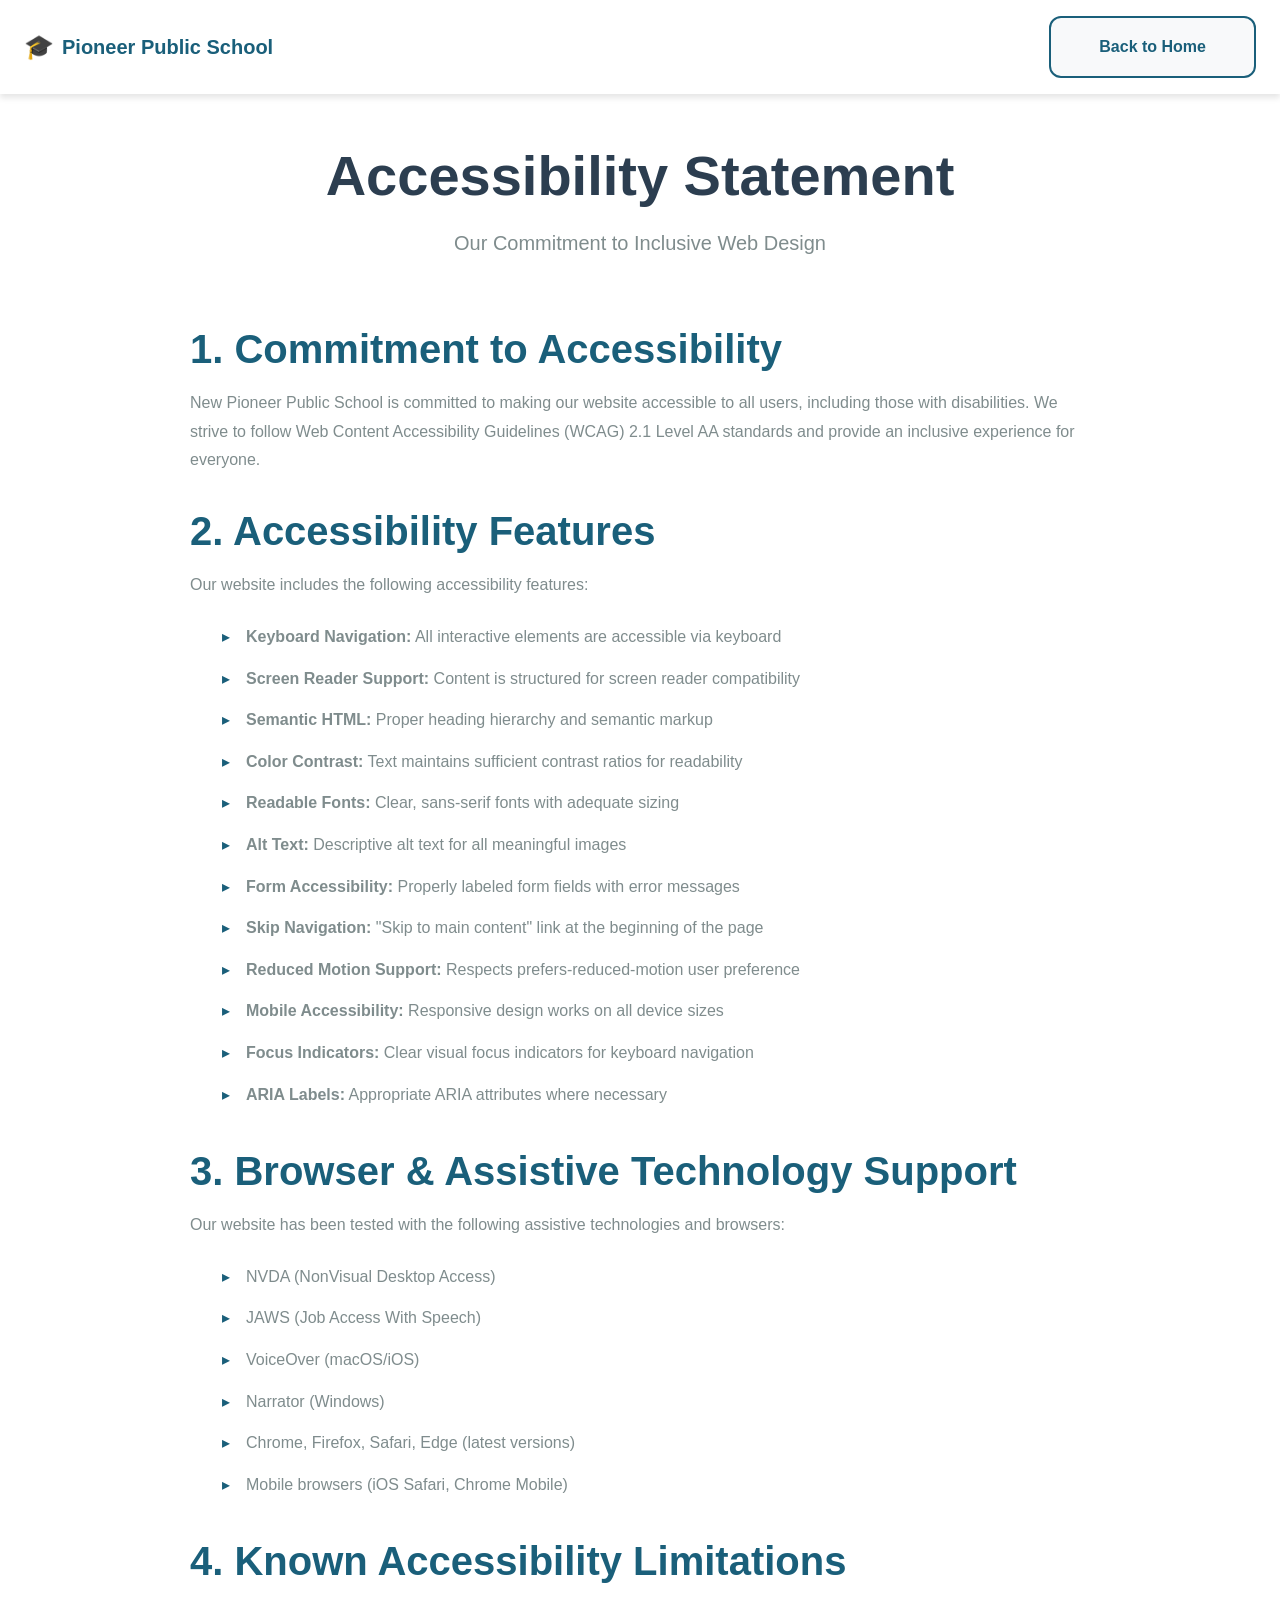
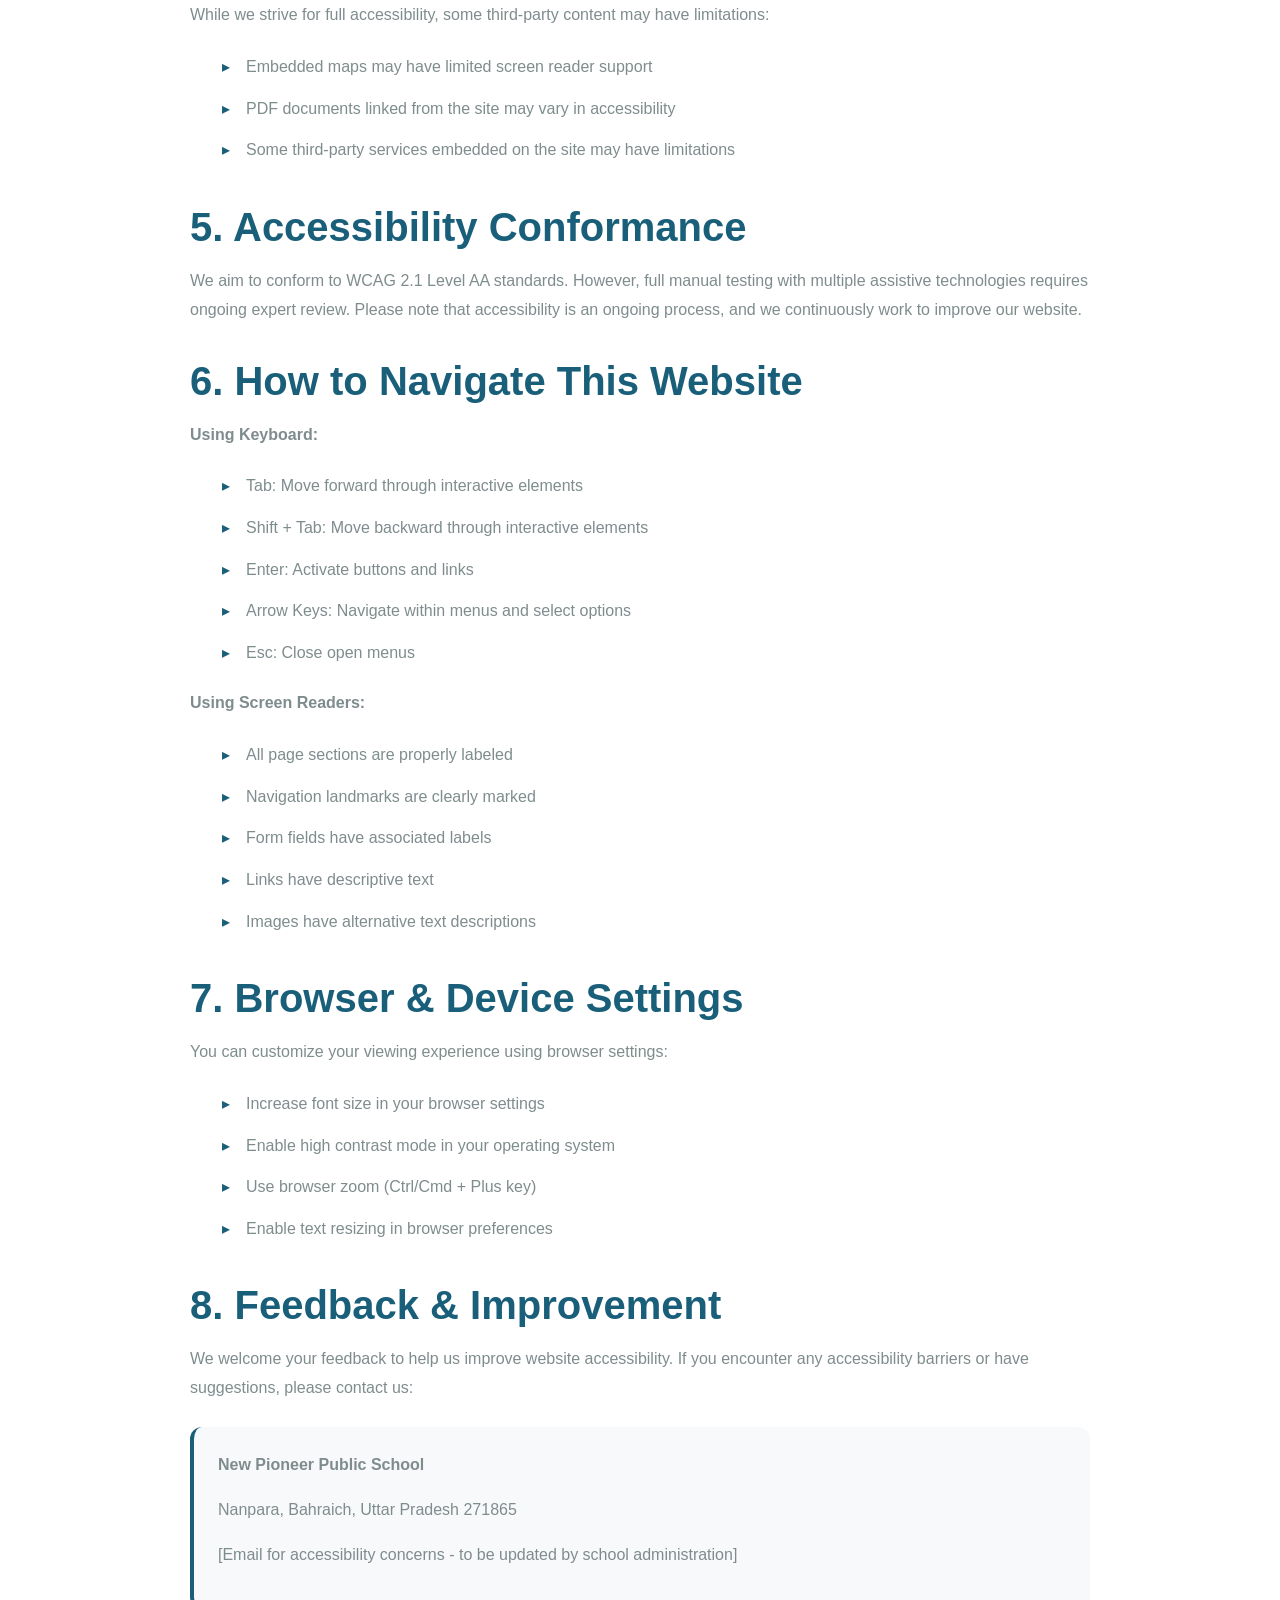
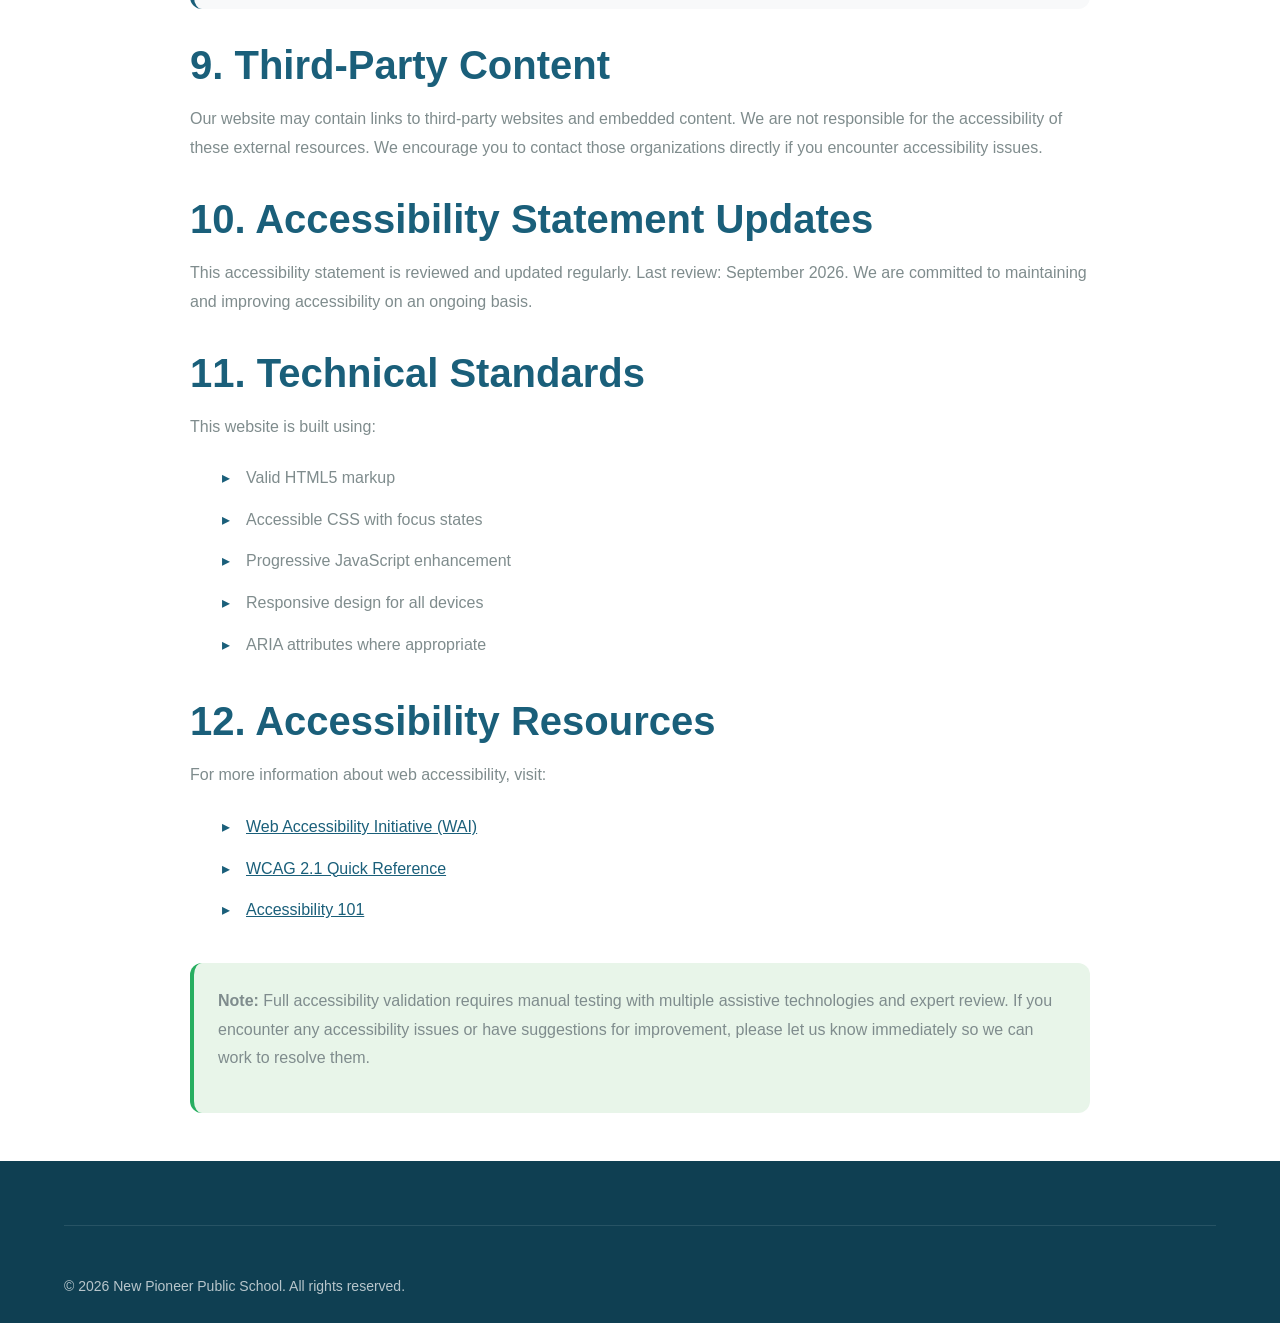
<file: pages/accessibility.html>
<!DOCTYPE html>
<html lang="en">
<head>
    <meta charset="UTF-8">
    <meta name="viewport" content="width=device-width, initial-scale=1.0">
    <meta name="description" content="Accessibility Statement - New Pioneer Public School">
    <meta name="robots" content="index, follow">
    <title>Accessibility Statement - New Pioneer Public School</title>
    <link rel="canonical" href="https://newpioneerps.edu.in/pages/accessibility.html">
    <link rel="stylesheet" href="../css/style.css">
</head>
<body>
    <a href="#main-content" class="skip-link">Skip to main content</a>

    <nav class="navbar">
        <div class="navbar-container">
            <div class="navbar-brand">
                <a href="../index.html" class="logo">
                    <span class="logo-icon">🎓</span>
                    <span class="logo-text">Pioneer Public School</span>
                </a>
            </div>
            <a href="../index.html" class="btn btn-secondary">Back to Home</a>
        </div>
    </nav>

    <main id="main-content">
        <section class="policy-section">
            <div class="container">
                <div class="section-header">
                    <h1>Accessibility Statement</h1>
                    <p class="section-subtitle">Our Commitment to Inclusive Web Design</p>
                </div>

                <div class="policy-content">
                    <h2>1. Commitment to Accessibility</h2>
                    <p>
                        New Pioneer Public School is committed to making our website accessible to all users, including those with disabilities. We strive to follow Web Content Accessibility Guidelines (WCAG) 2.1 Level AA standards and provide an inclusive experience for everyone.
                    </p>

                    <h2>2. Accessibility Features</h2>
                    <p>Our website includes the following accessibility features:</p>
                    <ul class="policy-list">
                        <li><strong>Keyboard Navigation:</strong> All interactive elements are accessible via keyboard</li>
                        <li><strong>Screen Reader Support:</strong> Content is structured for screen reader compatibility</li>
                        <li><strong>Semantic HTML:</strong> Proper heading hierarchy and semantic markup</li>
                        <li><strong>Color Contrast:</strong> Text maintains sufficient contrast ratios for readability</li>
                        <li><strong>Readable Fonts:</strong> Clear, sans-serif fonts with adequate sizing</li>
                        <li><strong>Alt Text:</strong> Descriptive alt text for all meaningful images</li>
                        <li><strong>Form Accessibility:</strong> Properly labeled form fields with error messages</li>
                        <li><strong>Skip Navigation:</strong> "Skip to main content" link at the beginning of the page</li>
                        <li><strong>Reduced Motion Support:</strong> Respects prefers-reduced-motion user preference</li>
                        <li><strong>Mobile Accessibility:</strong> Responsive design works on all device sizes</li>
                        <li><strong>Focus Indicators:</strong> Clear visual focus indicators for keyboard navigation</li>
                        <li><strong>ARIA Labels:</strong> Appropriate ARIA attributes where necessary</li>
                    </ul>

                    <h2>3. Browser & Assistive Technology Support</h2>
                    <p>
                        Our website has been tested with the following assistive technologies and browsers:
                    </p>
                    <ul class="policy-list">
                        <li>NVDA (NonVisual Desktop Access)</li>
                        <li>JAWS (Job Access With Speech)</li>
                        <li>VoiceOver (macOS/iOS)</li>
                        <li>Narrator (Windows)</li>
                        <li>Chrome, Firefox, Safari, Edge (latest versions)</li>
                        <li>Mobile browsers (iOS Safari, Chrome Mobile)</li>
                    </ul>

                    <h2>4. Known Accessibility Limitations</h2>
                    <p>
                        While we strive for full accessibility, some third-party content may have limitations:
                    </p>
                    <ul class="policy-list">
                        <li>Embedded maps may have limited screen reader support</li>
                        <li>PDF documents linked from the site may vary in accessibility</li>
                        <li>Some third-party services embedded on the site may have limitations</li>
                    </ul>

                    <h2>5. Accessibility Conformance</h2>
                    <p>
                        We aim to conform to WCAG 2.1 Level AA standards. However, full manual testing with multiple assistive technologies requires ongoing expert review. Please note that accessibility is an ongoing process, and we continuously work to improve our website.
                    </p>

                    <h2>6. How to Navigate This Website</h2>
                    <p><strong>Using Keyboard:</strong></p>
                    <ul class="policy-list">
                        <li>Tab: Move forward through interactive elements</li>
                        <li>Shift + Tab: Move backward through interactive elements</li>
                        <li>Enter: Activate buttons and links</li>
                        <li>Arrow Keys: Navigate within menus and select options</li>
                        <li>Esc: Close open menus</li>
                    </ul>

                    <p><strong>Using Screen Readers:</strong></p>
                    <ul class="policy-list">
                        <li>All page sections are properly labeled</li>
                        <li>Navigation landmarks are clearly marked</li>
                        <li>Form fields have associated labels</li>
                        <li>Links have descriptive text</li>
                        <li>Images have alternative text descriptions</li>
                    </ul>

                    <h2>7. Browser & Device Settings</h2>
                    <p>
                        You can customize your viewing experience using browser settings:
                    </p>
                    <ul class="policy-list">
                        <li>Increase font size in your browser settings</li>
                        <li>Enable high contrast mode in your operating system</li>
                        <li>Use browser zoom (Ctrl/Cmd + Plus key)</li>
                        <li>Enable text resizing in browser preferences</li>
                    </ul>

                    <h2>8. Feedback & Improvement</h2>
                    <p>
                        We welcome your feedback to help us improve website accessibility. If you encounter any accessibility barriers or have suggestions, please contact us:
                    </p>
                    <div class="contact-block">
                        <p><strong>New Pioneer Public School</strong></p>
                        <p>Nanpara, Bahraich, Uttar Pradesh 271865</p>
                        <p>[Email for accessibility concerns - to be updated by school administration]</p>
                    </div>

                    <h2>9. Third-Party Content</h2>
                    <p>
                        Our website may contain links to third-party websites and embedded content. We are not responsible for the accessibility of these external resources. We encourage you to contact those organizations directly if you encounter accessibility issues.
                    </p>

                    <h2>10. Accessibility Statement Updates</h2>
                    <p>
                        This accessibility statement is reviewed and updated regularly. Last review: September 2026. We are committed to maintaining and improving accessibility on an ongoing basis.
                    </p>

                    <h2>11. Technical Standards</h2>
                    <p>
                        This website is built using:
                    </p>
                    <ul class="policy-list">
                        <li>Valid HTML5 markup</li>
                        <li>Accessible CSS with focus states</li>
                        <li>Progressive JavaScript enhancement</li>
                        <li>Responsive design for all devices</li>
                        <li>ARIA attributes where appropriate</li>
                    </ul>

                    <h2>12. Accessibility Resources</h2>
                    <p>
                        For more information about web accessibility, visit:
                    </p>
                    <ul class="policy-list">
                        <li><a href="https://www.w3.org/WAI/" target="_blank" rel="noopener">Web Accessibility Initiative (WAI)</a></li>
                        <li><a href="https://www.w3.org/WAI/WCAG21/quickref/" target="_blank" rel="noopener">WCAG 2.1 Quick Reference</a></li>
                        <li><a href="https://www.a11y-101.com/" target="_blank" rel="noopener">Accessibility 101</a></li>
                    </ul>

                    <div class="policy-notice">
                        <p>
                            <strong>Note:</strong> Full accessibility validation requires manual testing with multiple assistive technologies and expert review. If you encounter any accessibility issues or have suggestions for improvement, please let us know immediately so we can work to resolve them.
                        </p>
                    </div>
                </div>
            </div>
        </section>
    </main>

    <footer class="footer">
        <div class="container">
            <div class="footer-bottom">
                <div class="footer-legal">
                    <p>&copy; 2026 New Pioneer Public School. All rights reserved.</p>
                </div>
            </div>
        </div>
    </footer>

    <style>
        .policy-section {
            padding: 3rem 1.5rem;
            background: var(--bg-white);
        }

        .policy-content {
            max-width: 900px;
            margin: 0 auto;
        }

        .policy-content h2 {
            color: var(--primary-color);
            margin-top: 2rem;
            margin-bottom: 1rem;
        }

        .policy-content p {
            line-height: 1.8;
            color: var(--text-light);
            margin-bottom: 1rem;
        }

        .policy-list {
            list-style: none;
            margin: 1rem 0 1rem 2rem;
        }

        .policy-list li {
            padding: 0.5rem 0;
            color: var(--text-light);
            position: relative;
            padding-left: 1.5rem;
        }

        .policy-list li::before {
            content: '▸';
            position: absolute;
            left: 0;
            color: var(--primary-color);
        }

        .policy-list a {
            color: var(--primary-color);
            text-decoration: underline;
        }

        .policy-list a:hover {
            color: var(--primary-light);
        }

        .contact-block {
            background: var(--bg-light);
            padding: 1.5rem;
            border-radius: 0.75rem;
            border-left: 4px solid var(--primary-color);
            margin: 1.5rem 0;
        }

        .policy-notice {
            background: #e8f5e9;
            padding: 1.5rem;
            border-radius: 0.75rem;
            border-left: 4px solid #27ae60;
            margin-top: 2rem;
        }

        @media (max-width: 768px) {
            .policy-section {
                padding: 2rem 1rem;
            }

            .policy-list {
                margin-left: 1.5rem;
            }
        }
    </style>
</body>
</html>
</file>
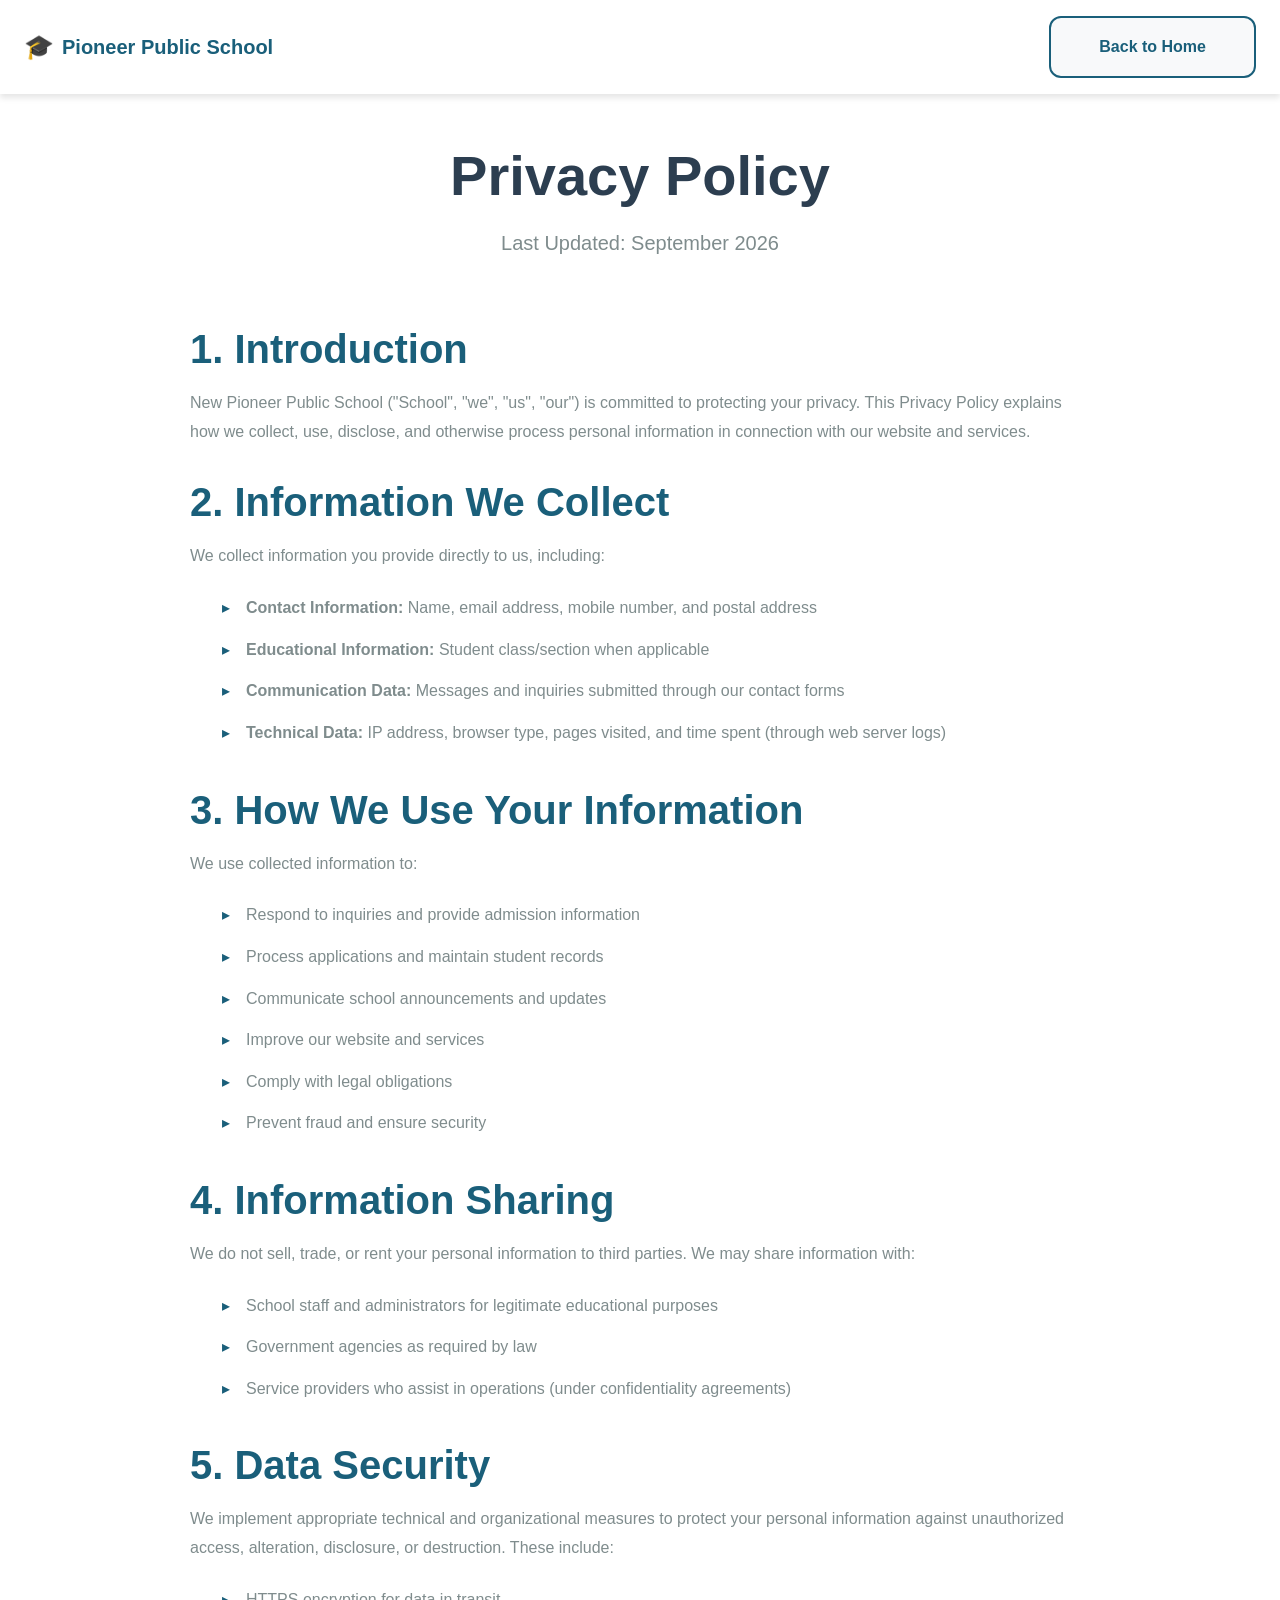
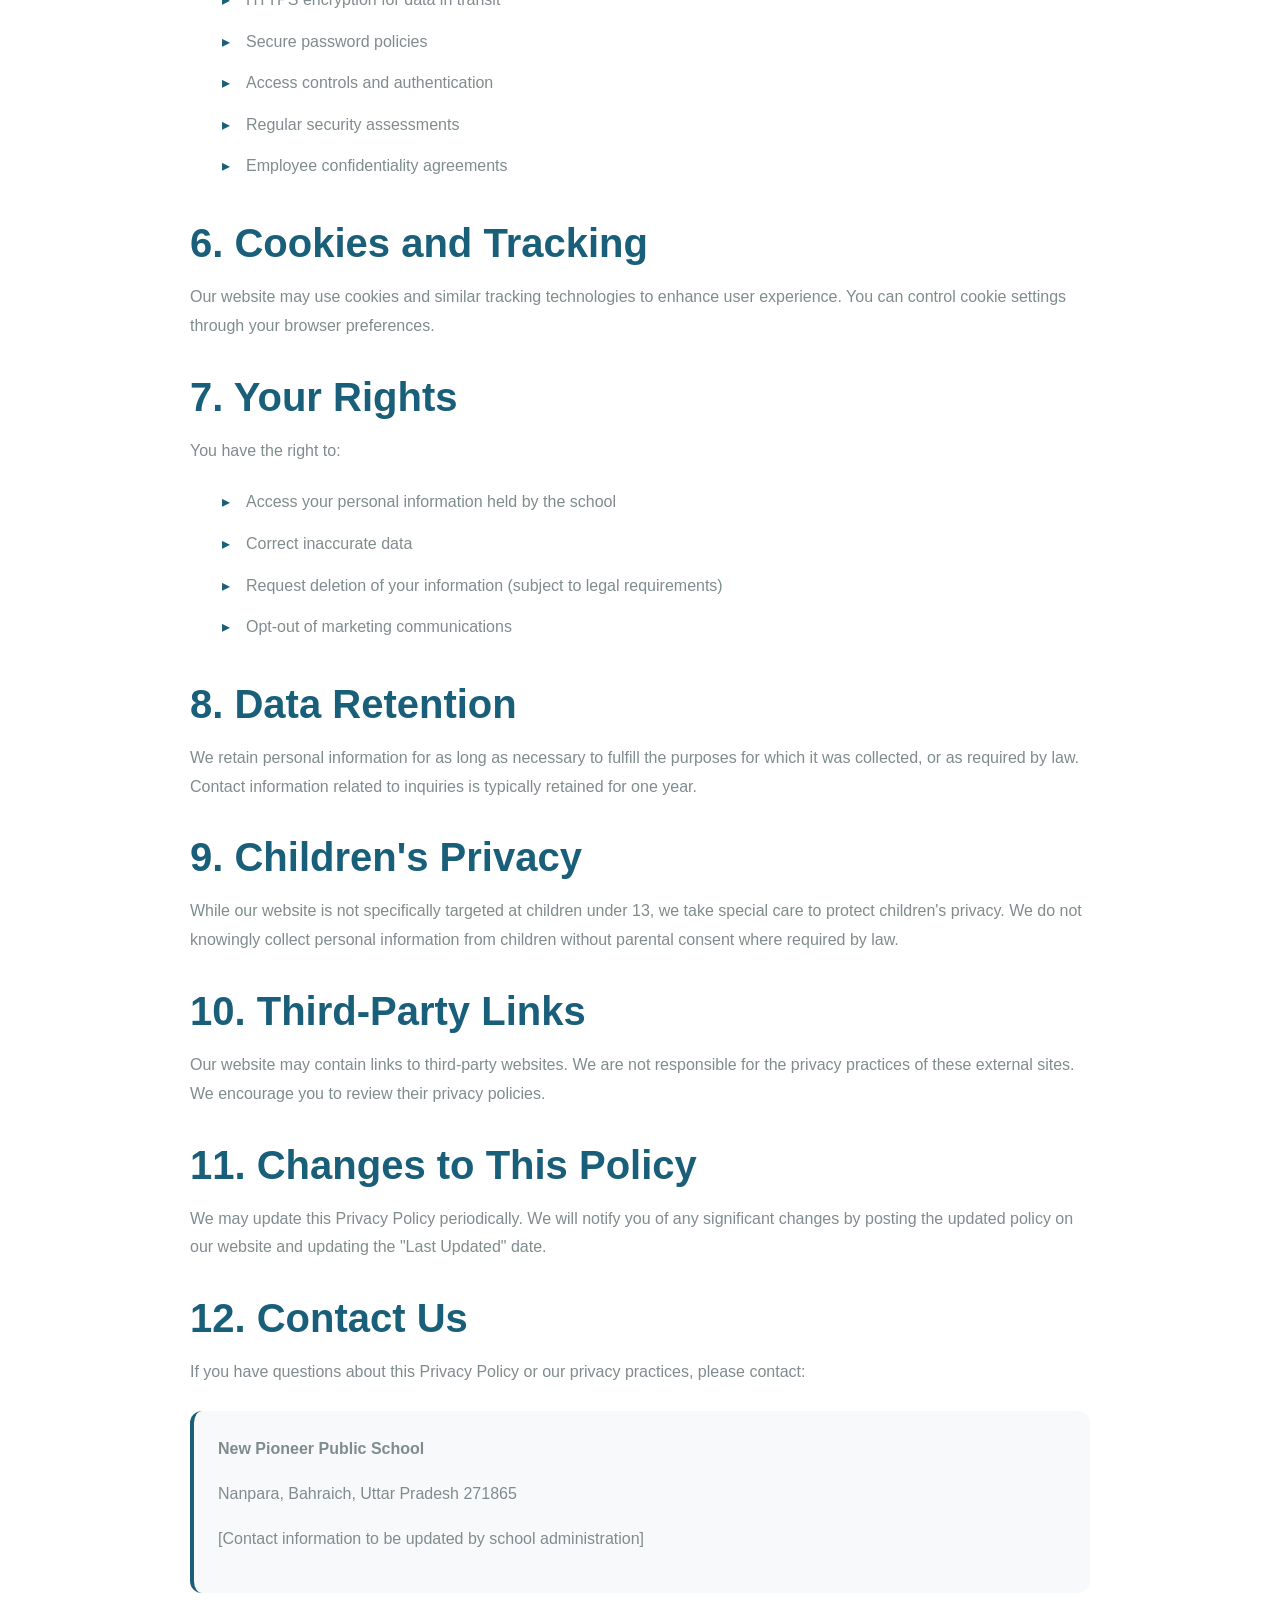
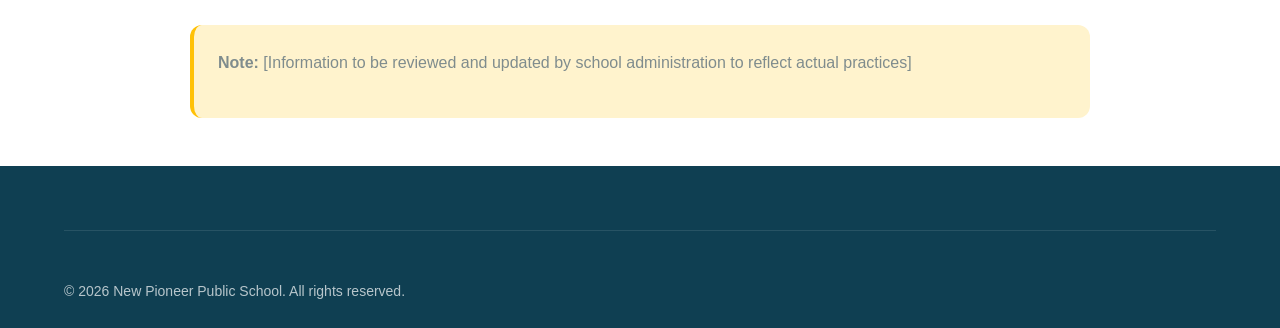
<file: pages/privacy.html>
<!DOCTYPE html>
<html lang="en">
<head>
    <meta charset="UTF-8">
    <meta name="viewport" content="width=device-width, initial-scale=1.0">
    <meta name="description" content="Privacy Policy - New Pioneer Public School">
    <meta name="robots" content="index, follow">
    <title>Privacy Policy - New Pioneer Public School</title>
    <link rel="canonical" href="https://newpioneerps.edu.in/pages/privacy.html">
    <link rel="stylesheet" href="../css/style.css">
</head>
<body>
    <a href="#main-content" class="skip-link">Skip to main content</a>

    <nav class="navbar">
        <div class="navbar-container">
            <div class="navbar-brand">
                <a href="../index.html" class="logo">
                    <span class="logo-icon">🎓</span>
                    <span class="logo-text">Pioneer Public School</span>
                </a>
            </div>
            <a href="../index.html" class="btn btn-secondary">Back to Home</a>
        </div>
    </nav>

    <main id="main-content">
        <section class="policy-section">
            <div class="container">
                <div class="section-header">
                    <h1>Privacy Policy</h1>
                    <p class="section-subtitle">Last Updated: September 2026</p>
                </div>

                <div class="policy-content">
                    <h2>1. Introduction</h2>
                    <p>
                        New Pioneer Public School ("School", "we", "us", "our") is committed to protecting your privacy. This Privacy Policy explains how we collect, use, disclose, and otherwise process personal information in connection with our website and services.
                    </p>

                    <h2>2. Information We Collect</h2>
                    <p>We collect information you provide directly to us, including:</p>
                    <ul class="policy-list">
                        <li><strong>Contact Information:</strong> Name, email address, mobile number, and postal address</li>
                        <li><strong>Educational Information:</strong> Student class/section when applicable</li>
                        <li><strong>Communication Data:</strong> Messages and inquiries submitted through our contact forms</li>
                        <li><strong>Technical Data:</strong> IP address, browser type, pages visited, and time spent (through web server logs)</li>
                    </ul>

                    <h2>3. How We Use Your Information</h2>
                    <p>We use collected information to:</p>
                    <ul class="policy-list">
                        <li>Respond to inquiries and provide admission information</li>
                        <li>Process applications and maintain student records</li>
                        <li>Communicate school announcements and updates</li>
                        <li>Improve our website and services</li>
                        <li>Comply with legal obligations</li>
                        <li>Prevent fraud and ensure security</li>
                    </ul>

                    <h2>4. Information Sharing</h2>
                    <p>
                        We do not sell, trade, or rent your personal information to third parties. We may share information with:
                    </p>
                    <ul class="policy-list">
                        <li>School staff and administrators for legitimate educational purposes</li>
                        <li>Government agencies as required by law</li>
                        <li>Service providers who assist in operations (under confidentiality agreements)</li>
                    </ul>

                    <h2>5. Data Security</h2>
                    <p>
                        We implement appropriate technical and organizational measures to protect your personal information against unauthorized access, alteration, disclosure, or destruction. These include:
                    </p>
                    <ul class="policy-list">
                        <li>HTTPS encryption for data in transit</li>
                        <li>Secure password policies</li>
                        <li>Access controls and authentication</li>
                        <li>Regular security assessments</li>
                        <li>Employee confidentiality agreements</li>
                    </ul>

                    <h2>6. Cookies and Tracking</h2>
                    <p>
                        Our website may use cookies and similar tracking technologies to enhance user experience. You can control cookie settings through your browser preferences.
                    </p>

                    <h2>7. Your Rights</h2>
                    <p>You have the right to:</p>
                    <ul class="policy-list">
                        <li>Access your personal information held by the school</li>
                        <li>Correct inaccurate data</li>
                        <li>Request deletion of your information (subject to legal requirements)</li>
                        <li>Opt-out of marketing communications</li>
                    </ul>

                    <h2>8. Data Retention</h2>
                    <p>
                        We retain personal information for as long as necessary to fulfill the purposes for which it was collected, or as required by law. Contact information related to inquiries is typically retained for one year.
                    </p>

                    <h2>9. Children's Privacy</h2>
                    <p>
                        While our website is not specifically targeted at children under 13, we take special care to protect children's privacy. We do not knowingly collect personal information from children without parental consent where required by law.
                    </p>

                    <h2>10. Third-Party Links</h2>
                    <p>
                        Our website may contain links to third-party websites. We are not responsible for the privacy practices of these external sites. We encourage you to review their privacy policies.
                    </p>

                    <h2>11. Changes to This Policy</h2>
                    <p>
                        We may update this Privacy Policy periodically. We will notify you of any significant changes by posting the updated policy on our website and updating the "Last Updated" date.
                    </p>

                    <h2>12. Contact Us</h2>
                    <p>
                        If you have questions about this Privacy Policy or our privacy practices, please contact:
                    </p>
                    <div class="contact-block">
                        <p><strong>New Pioneer Public School</strong></p>
                        <p>Nanpara, Bahraich, Uttar Pradesh 271865</p>
                        <p>[Contact information to be updated by school administration]</p>
                    </div>

                    <div class="policy-notice">
                        <p><strong>Note:</strong> [Information to be reviewed and updated by school administration to reflect actual practices]</p>
                    </div>
                </div>
            </div>
        </section>
    </main>

    <footer class="footer">
        <div class="container">
            <div class="footer-bottom">
                <div class="footer-legal">
                    <p>&copy; 2026 New Pioneer Public School. All rights reserved.</p>
                </div>
            </div>
        </div>
    </footer>

    <style>
        .policy-section {
            padding: 3rem 1.5rem;
            background: var(--bg-white);
        }

        .policy-content {
            max-width: 900px;
            margin: 0 auto;
        }

        .policy-content h2 {
            color: var(--primary-color);
            margin-top: 2rem;
            margin-bottom: 1rem;
        }

        .policy-content p {
            line-height: 1.8;
            color: var(--text-light);
            margin-bottom: 1rem;
        }

        .policy-list {
            list-style: none;
            margin: 1rem 0 1rem 2rem;
        }

        .policy-list li {
            padding: 0.5rem 0;
            color: var(--text-light);
            position: relative;
            padding-left: 1.5rem;
        }

        .policy-list li::before {
            content: '▸';
            position: absolute;
            left: 0;
            color: var(--primary-color);
        }

        .contact-block {
            background: var(--bg-light);
            padding: 1.5rem;
            border-radius: 0.75rem;
            border-left: 4px solid var(--primary-color);
            margin: 1.5rem 0;
        }

        .policy-notice {
            background: #fff3cd;
            padding: 1.5rem;
            border-radius: 0.75rem;
            border-left: 4px solid #ffc107;
            margin-top: 2rem;
        }

        @media (max-width: 768px) {
            .policy-section {
                padding: 2rem 1rem;
            }

            .policy-list {
                margin-left: 1.5rem;
            }
        }
    </style>
</body>
</html>
</file>
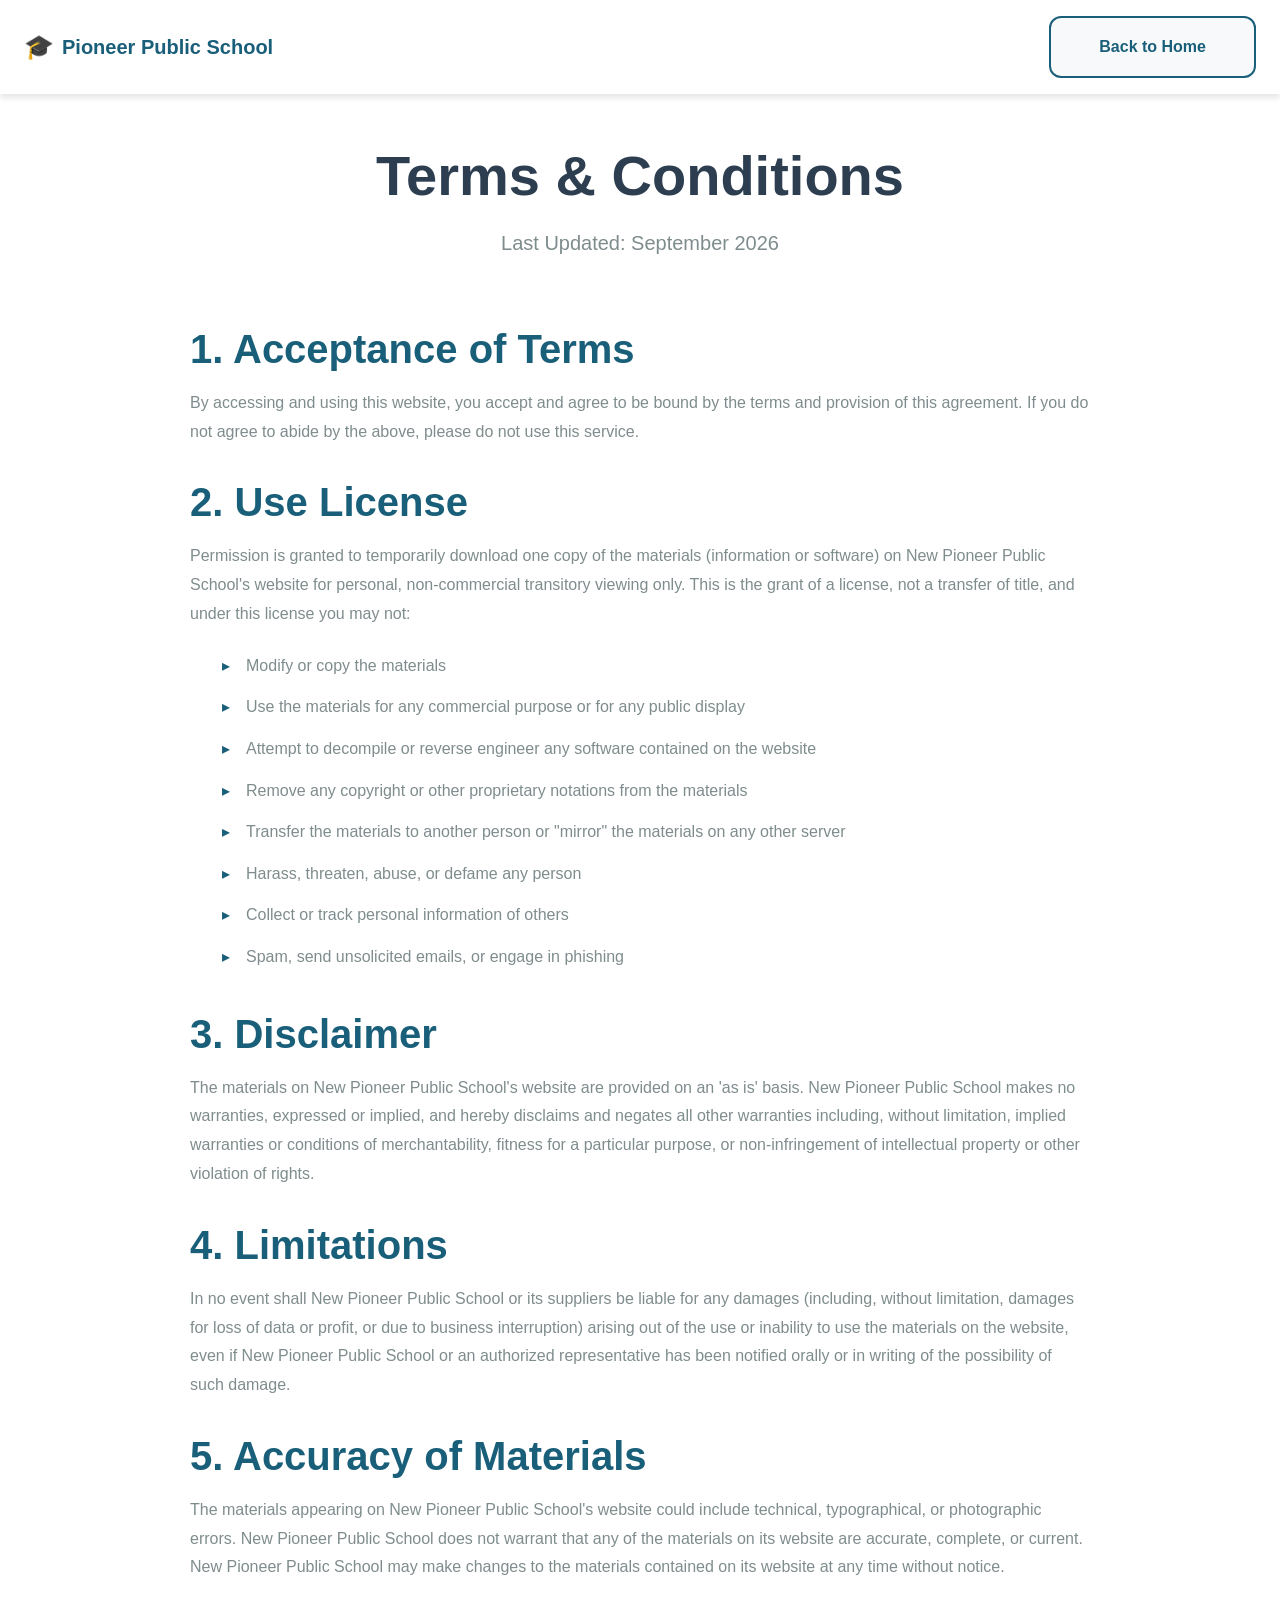
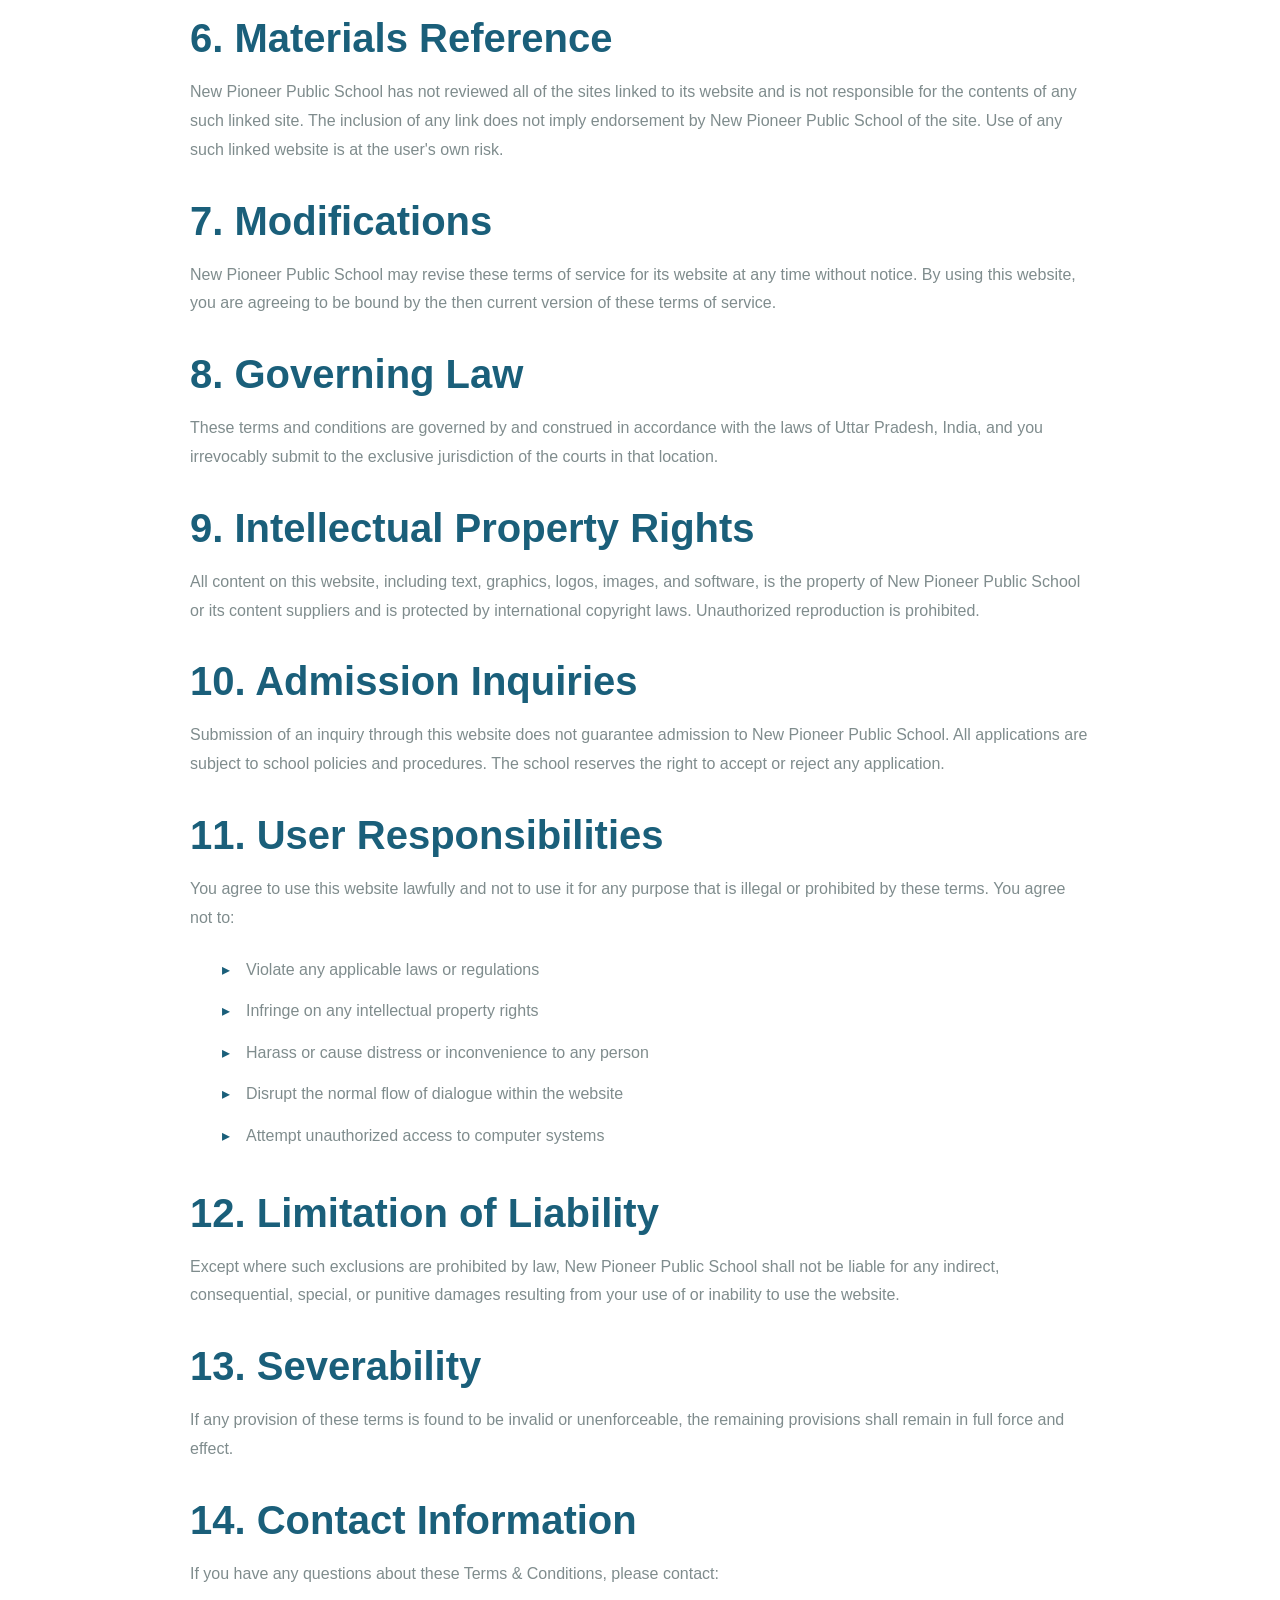
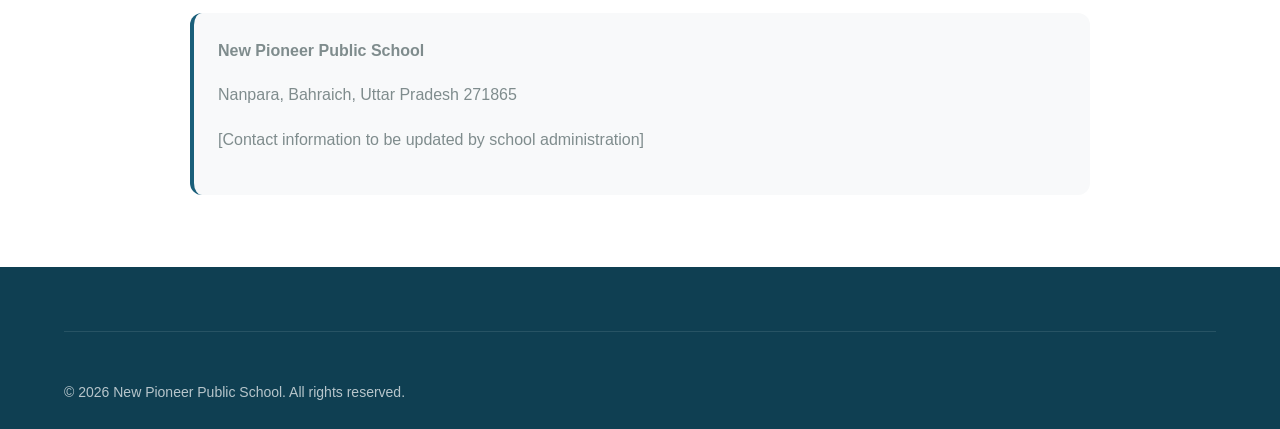
<file: pages/terms.html>
<!DOCTYPE html>
<html lang="en">
<head>
    <meta charset="UTF-8">
    <meta name="viewport" content="width=device-width, initial-scale=1.0">
    <meta name="description" content="Terms & Conditions - New Pioneer Public School">
    <meta name="robots" content="index, follow">
    <title>Terms & Conditions - New Pioneer Public School</title>
    <link rel="canonical" href="https://newpioneerps.edu.in/pages/terms.html">
    <link rel="stylesheet" href="../css/style.css">
</head>
<body>
    <a href="#main-content" class="skip-link">Skip to main content</a>

    <nav class="navbar">
        <div class="navbar-container">
            <div class="navbar-brand">
                <a href="../index.html" class="logo">
                    <span class="logo-icon">🎓</span>
                    <span class="logo-text">Pioneer Public School</span>
                </a>
            </div>
            <a href="../index.html" class="btn btn-secondary">Back to Home</a>
        </div>
    </nav>

    <main id="main-content">
        <section class="policy-section">
            <div class="container">
                <div class="section-header">
                    <h1>Terms & Conditions</h1>
                    <p class="section-subtitle">Last Updated: September 2026</p>
                </div>

                <div class="policy-content">
                    <h2>1. Acceptance of Terms</h2>
                    <p>
                        By accessing and using this website, you accept and agree to be bound by the terms and provision of this agreement. If you do not agree to abide by the above, please do not use this service.
                    </p>

                    <h2>2. Use License</h2>
                    <p>
                        Permission is granted to temporarily download one copy of the materials (information or software) on New Pioneer Public School's website for personal, non-commercial transitory viewing only. This is the grant of a license, not a transfer of title, and under this license you may not:
                    </p>
                    <ul class="policy-list">
                        <li>Modify or copy the materials</li>
                        <li>Use the materials for any commercial purpose or for any public display</li>
                        <li>Attempt to decompile or reverse engineer any software contained on the website</li>
                        <li>Remove any copyright or other proprietary notations from the materials</li>
                        <li>Transfer the materials to another person or "mirror" the materials on any other server</li>
                        <li>Harass, threaten, abuse, or defame any person</li>
                        <li>Collect or track personal information of others</li>
                        <li>Spam, send unsolicited emails, or engage in phishing</li>
                    </ul>

                    <h2>3. Disclaimer</h2>
                    <p>
                        The materials on New Pioneer Public School's website are provided on an 'as is' basis. New Pioneer Public School makes no warranties, expressed or implied, and hereby disclaims and negates all other warranties including, without limitation, implied warranties or conditions of merchantability, fitness for a particular purpose, or non-infringement of intellectual property or other violation of rights.
                    </p>

                    <h2>4. Limitations</h2>
                    <p>
                        In no event shall New Pioneer Public School or its suppliers be liable for any damages (including, without limitation, damages for loss of data or profit, or due to business interruption) arising out of the use or inability to use the materials on the website, even if New Pioneer Public School or an authorized representative has been notified orally or in writing of the possibility of such damage.
                    </p>

                    <h2>5. Accuracy of Materials</h2>
                    <p>
                        The materials appearing on New Pioneer Public School's website could include technical, typographical, or photographic errors. New Pioneer Public School does not warrant that any of the materials on its website are accurate, complete, or current. New Pioneer Public School may make changes to the materials contained on its website at any time without notice.
                    </p>

                    <h2>6. Materials Reference</h2>
                    <p>
                        New Pioneer Public School has not reviewed all of the sites linked to its website and is not responsible for the contents of any such linked site. The inclusion of any link does not imply endorsement by New Pioneer Public School of the site. Use of any such linked website is at the user's own risk.
                    </p>

                    <h2>7. Modifications</h2>
                    <p>
                        New Pioneer Public School may revise these terms of service for its website at any time without notice. By using this website, you are agreeing to be bound by the then current version of these terms of service.
                    </p>

                    <h2>8. Governing Law</h2>
                    <p>
                        These terms and conditions are governed by and construed in accordance with the laws of Uttar Pradesh, India, and you irrevocably submit to the exclusive jurisdiction of the courts in that location.
                    </p>

                    <h2>9. Intellectual Property Rights</h2>
                    <p>
                        All content on this website, including text, graphics, logos, images, and software, is the property of New Pioneer Public School or its content suppliers and is protected by international copyright laws. Unauthorized reproduction is prohibited.
                    </p>

                    <h2>10. Admission Inquiries</h2>
                    <p>
                        Submission of an inquiry through this website does not guarantee admission to New Pioneer Public School. All applications are subject to school policies and procedures. The school reserves the right to accept or reject any application.
                    </p>

                    <h2>11. User Responsibilities</h2>
                    <p>
                        You agree to use this website lawfully and not to use it for any purpose that is illegal or prohibited by these terms. You agree not to:
                    </p>
                    <ul class="policy-list">
                        <li>Violate any applicable laws or regulations</li>
                        <li>Infringe on any intellectual property rights</li>
                        <li>Harass or cause distress or inconvenience to any person</li>
                        <li>Disrupt the normal flow of dialogue within the website</li>
                        <li>Attempt unauthorized access to computer systems</li>
                    </ul>

                    <h2>12. Limitation of Liability</h2>
                    <p>
                        Except where such exclusions are prohibited by law, New Pioneer Public School shall not be liable for any indirect, consequential, special, or punitive damages resulting from your use of or inability to use the website.
                    </p>

                    <h2>13. Severability</h2>
                    <p>
                        If any provision of these terms is found to be invalid or unenforceable, the remaining provisions shall remain in full force and effect.
                    </p>

                    <h2>14. Contact Information</h2>
                    <p>
                        If you have any questions about these Terms & Conditions, please contact:
                    </p>
                    <div class="contact-block">
                        <p><strong>New Pioneer Public School</strong></p>
                        <p>Nanpara, Bahraich, Uttar Pradesh 271865</p>
                        <p>[Contact information to be updated by school administration]</p>
                    </div>
                </div>
            </div>
        </section>
    </main>

    <footer class="footer">
        <div class="container">
            <div class="footer-bottom">
                <div class="footer-legal">
                    <p>&copy; 2026 New Pioneer Public School. All rights reserved.</p>
                </div>
            </div>
        </div>
    </footer>

    <style>
        .policy-section {
            padding: 3rem 1.5rem;
            background: var(--bg-white);
        }

        .policy-content {
            max-width: 900px;
            margin: 0 auto;
        }

        .policy-content h2 {
            color: var(--primary-color);
            margin-top: 2rem;
            margin-bottom: 1rem;
        }

        .policy-content p {
            line-height: 1.8;
            color: var(--text-light);
            margin-bottom: 1rem;
        }

        .policy-list {
            list-style: none;
            margin: 1rem 0 1rem 2rem;
        }

        .policy-list li {
            padding: 0.5rem 0;
            color: var(--text-light);
            position: relative;
            padding-left: 1.5rem;
        }

        .policy-list li::before {
            content: '▸';
            position: absolute;
            left: 0;
            color: var(--primary-color);
        }

        .contact-block {
            background: var(--bg-light);
            padding: 1.5rem;
            border-radius: 0.75rem;
            border-left: 4px solid var(--primary-color);
            margin: 1.5rem 0;
        }

        @media (max-width: 768px) {
            .policy-section {
                padding: 2rem 1rem;
            }

            .policy-list {
                margin-left: 1.5rem;
            }
        }
    </style>
</body>
</html>
</file>
<file: css/style.css>
/* ============================================
   NEW PIONEER PUBLIC SCHOOL - STYLESHEET
   Premium Educational Website
   ============================================ */

/* ============================================
   1. CSS VARIABLES & ROOT STYLES
   ============================================ */

:root {
    /* Color Palette */
    --primary-color: #1a5f7a;
    --primary-light: #2a8fb5;
    --primary-dark: #0f3f52;
    --secondary-color: #f39c12;
    --secondary-light: #f5b041;
    --accent-color: #27ae60;
    --accent-light: #52be80;

    /* Neutral Colors */
    --text-dark: #2c3e50;
    --text-light: #7f8c8d;
    --bg-light: #f8f9fa;
    --bg-white: #ffffff;
    --border-color: #e0e0e0;
    --border-light: #f0f0f0;

    /* Gradients */
    --gradient-primary: linear-gradient(135deg, #1a5f7a 0%, #2a8fb5 100%);
    --gradient-secondary: linear-gradient(135deg, #f39c12 0%, #f5b041 100%);
    --gradient-accent: linear-gradient(135deg, #27ae60 0%, #52be80 100%);

    /* Typography */
    --font-primary: 'Segoe UI', Tahoma, Geneva, Verdana, sans-serif;
    --font-secondary: 'Georgia', 'Times New Roman', serif;

    /* Font Sizes */
    --fs-h1: 3.5rem;
    --fs-h2: 2.5rem;
    --fs-h3: 1.75rem;
    --fs-h4: 1.25rem;
    --fs-body: 1rem;
    --fs-small: 0.875rem;

    /* Spacing */
    --spacing-xs: 0.25rem;
    --spacing-sm: 0.5rem;
    --spacing-md: 1rem;
    --spacing-lg: 1.5rem;
    --spacing-xl: 2rem;
    --spacing-2xl: 3rem;
    --spacing-3xl: 4rem;

    /* Border Radius */
    --radius-sm: 0.375rem;
    --radius-md: 0.75rem;
    --radius-lg: 1.5rem;
    --radius-xl: 2rem;

    /* Shadows */
    --shadow-sm: 0 1px 2px rgba(0, 0, 0, 0.05);
    --shadow-md: 0 4px 6px rgba(0, 0, 0, 0.1);
    --shadow-lg: 0 10px 15px rgba(0, 0, 0, 0.1);
    --shadow-xl: 0 20px 25px rgba(0, 0, 0, 0.1);
    --shadow-2xl: 0 25px 50px rgba(0, 0, 0, 0.15);

    /* Transitions */
    --transition-fast: 150ms cubic-bezier(0.4, 0, 0.2, 1);
    --transition-normal: 300ms cubic-bezier(0.4, 0, 0.2, 1);
    --transition-slow: 500ms cubic-bezier(0.4, 0, 0.2, 1);

    /* Z-Index */
    --z-dropdown: 1000;
    --z-mobile-menu: 999;
    --z-sticky: 100;
    --z-modal: 1001;
}

/* Dark mode support */
@media (prefers-color-scheme: dark) {
    :root {
        --text-dark: #ecf0f1;
        --text-light: #bdc3c7;
        --bg-light: #1e1e1e;
        --bg-white: #2c2c2c;
        --border-color: #404040;
        --border-light: #333333;
    }
}

/* ============================================
   2. RESET & GLOBAL STYLES
   ============================================ */

* {
    margin: 0;
    padding: 0;
    box-sizing: border-box;
}

html {
    scroll-behavior: smooth;
    font-size: 16px;
    -webkit-font-smoothing: antialiased;
    -moz-osx-font-smoothing: grayscale;
}

body {
    font-family: var(--font-primary);
    color: var(--text-dark);
    background-color: var(--bg-white);
    line-height: 1.6;
    overflow-x: hidden;
}

/* ============================================
   3. ACCESSIBILITY
   ============================================ */

.skip-link {
    position: absolute;
    top: -40px;
    left: 0;
    background: var(--primary-color);
    color: white;
    padding: var(--spacing-md);
    text-decoration: none;
    z-index: 100;
}

.skip-link:focus {
    top: 0;
}

/* Focus styles for keyboard navigation */
:focus-visible {
    outline: 2px solid var(--primary-color);
    outline-offset: 2px;
}

button:focus-visible,
a:focus-visible,
input:focus-visible,
textarea:focus-visible {
    outline: 2px solid var(--primary-color);
    outline-offset: 2px;
}

/* Reduced motion support */
@media (prefers-reduced-motion: reduce) {
    *,
    *::before,
    *::after {
        animation-duration: 0.01ms !important;
        animation-iteration-count: 1 !important;
        transition-duration: 0.01ms !important;
        scroll-behavior: auto !important;
    }
}

/* ============================================
   4. TYPOGRAPHY
   ============================================ */

h1, h2, h3, h4, h5, h6 {
    font-weight: 700;
    line-height: 1.2;
    margin-bottom: var(--spacing-md);
    color: var(--text-dark);
}

h1 { font-size: var(--fs-h1); }
h2 { font-size: var(--fs-h2); }
h3 { font-size: var(--fs-h3); }
h4 { font-size: var(--fs-h4); }

p {
    margin-bottom: var(--spacing-md);
    color: var(--text-light);
    line-height: 1.8;
}

a {
    color: var(--primary-color);
    text-decoration: none;
    transition: color var(--transition-normal);
}

a:hover {
    color: var(--primary-light);
}

/* ============================================
   5. UTILITY CLASSES
   ============================================ */

.container {
    max-width: 1200px;
    margin: 0 auto;
    padding: 0 var(--spacing-lg);
}

.section-header {
    text-align: center;
    margin-bottom: var(--spacing-3xl);
    animation: fadeInUp 0.8s ease-out;
}

.section-title {
    font-size: var(--fs-h2);
    margin-bottom: var(--spacing-md);
    background: var(--gradient-primary);
    -webkit-background-clip: text;
    -webkit-text-fill-color: transparent;
    background-clip: text;
}

.section-subtitle {
    font-size: var(--fs-h4);
    color: var(--text-light);
}

/* ============================================
   6. NAVIGATION BAR
   ============================================ */

.navbar {
    position: sticky;
    top: 0;
    background: var(--bg-white);
    box-shadow: var(--shadow-md);
    z-index: var(--z-sticky);
    transition: all var(--transition-normal);
}

.navbar-container {
    max-width: 1400px;
    margin: 0 auto;
    padding: var(--spacing-md) var(--spacing-lg);
    display: flex;
    justify-content: space-between;
    align-items: center;
}

.navbar-brand {
    display: flex;
    align-items: center;
    gap: var(--spacing-md);
}

.logo {
    display: flex;
    align-items: center;
    gap: var(--spacing-sm);
    font-size: var(--fs-h4);
    font-weight: 700;
    color: var(--primary-color);
    transition: all var(--transition-normal);
}

.logo:hover {
    transform: translateY(-2px);
}

.logo-icon {
    font-size: 1.5rem;
}

.logo-text {
    display: none;
}

@media (min-width: 768px) {
    .logo-text {
        display: inline;
        font-size: var(--fs-h4);
    }
}

/* Language Switcher */
.language-switcher {
    display: flex;
    align-items: center;
    gap: var(--spacing-sm);
    margin-right: var(--spacing-lg);
}

.lang-btn {
    background: none;
    border: none;
    cursor: pointer;
    font-weight: 600;
    color: var(--text-light);
    transition: all var(--transition-normal);
    padding: var(--spacing-xs) var(--spacing-sm);
}

.lang-btn.active {
    color: var(--primary-color);
}

.lang-btn:hover:not(.active) {
    color: var(--primary-light);
}

.lang-divider {
    color: var(--border-color);
}

/* Hamburger Menu */
.hamburger {
    display: none;
    flex-direction: column;
    background: none;
    border: none;
    cursor: pointer;
    gap: 5px;
}

.hamburger-line {
    width: 25px;
    height: 3px;
    background: var(--primary-color);
    transition: all var(--transition-normal);
}

/* Navigation Menu */
.nav-menu {
    display: flex;
    list-style: none;
    gap: var(--spacing-xl);
    align-items: center;
}

.nav-link {
    color: var(--text-dark);
    font-weight: 600;
    font-size: var(--fs-small);
    transition: all var(--transition-normal);
    position: relative;
}

.nav-link::after {
    content: '';
    position: absolute;
    bottom: -5px;
    left: 0;
    width: 0;
    height: 2px;
    background: var(--primary-color);
    transition: width var(--transition-normal);
}

.nav-link:hover::after {
    width: 100%;
}

/* Dropdown Menus */
.nav-item-dropdown {
    position: relative;
}

.nav-link-dropdown {
    display: flex;
    align-items: center;
    gap: var(--spacing-xs);
}

.dropdown-arrow {
    font-size: 0.6rem;
    transition: transform var(--transition-normal);
}

.nav-item-dropdown:hover .dropdown-arrow {
    transform: rotate(180deg);
}

.dropdown-menu {
    position: absolute;
    top: 100%;
    left: 0;
    background: var(--bg-white);
    list-style: none;
    border-radius: var(--radius-md);
    box-shadow: var(--shadow-xl);
    opacity: 0;
    visibility: hidden;
    transform: translateY(-10px);
    transition: all var(--transition-normal);
    z-index: var(--z-dropdown);
    min-width: 200px;
    overflow: hidden;
}

.nav-item-dropdown:hover .dropdown-menu,
.nav-item-dropdown:focus-within .dropdown-menu {
    opacity: 1;
    visibility: visible;
    transform: translateY(5px);
}

.dropdown-link {
    display: block;
    padding: var(--spacing-md) var(--spacing-lg);
    color: var(--text-dark);
    transition: all var(--transition-normal);
    border-left: 3px solid transparent;
}

.dropdown-link:hover {
    background: var(--bg-light);
    border-left-color: var(--primary-color);
    color: var(--primary-color);
}

/* Mobile Navigation */
@media (max-width: 1024px) {
    .hamburger {
        display: flex;
    }

    .hamburger.active .hamburger-line:nth-child(1) {
        transform: rotate(45deg) translate(10px, 10px);
    }

    .hamburger.active .hamburger-line:nth-child(2) {
        opacity: 0;
    }

    .hamburger.active .hamburger-line:nth-child(3) {
        transform: rotate(-45deg) translate(7px, -7px);
    }

    .nav-menu {
        position: fixed;
        top: 60px;
        left: 0;
        width: 100%;
        height: calc(100vh - 60px);
        background: var(--bg-white);
        flex-direction: column;
        gap: 0;
        align-items: flex-start;
        padding: var(--spacing-lg);
        max-height: 0;
        overflow: hidden;
        transition: max-height var(--transition-normal);
        z-index: var(--z-mobile-menu);
    }

    .nav-menu.active {
        max-height: 100vh;
    }

    .nav-link {
        width: 100%;
        padding: var(--spacing-md) 0;
        font-size: var(--fs-body);
    }

    .nav-link::after {
        display: none;
    }

    .nav-item-dropdown {
        width: 100%;
    }

    .dropdown-menu {
        position: static;
        opacity: 0;
        visibility: hidden;
        max-height: 0;
        overflow: hidden;
        background: var(--bg-light);
        box-shadow: none;
        transform: none;
        margin-top: var(--spacing-md);
    }

    .nav-item-dropdown:hover .dropdown-menu,
    .nav-item-dropdown:focus-within .dropdown-menu {
        opacity: 1;
        visibility: visible;
        max-height: 500px;
    }

    .language-switcher {
        margin-right: 0;
    }
}

/* ============================================
   7. BUTTONS
   ============================================ */

.btn {
    display: inline-flex;
    align-items: center;
    justify-content: center;
    gap: var(--spacing-sm);
    padding: var(--spacing-md) var(--spacing-2xl);
    font-size: var(--fs-body);
    font-weight: 600;
    border: none;
    border-radius: var(--radius-md);
    cursor: pointer;
    transition: all var(--transition-normal);
    text-decoration: none;
    white-space: nowrap;
    outline: none;
}

.btn:disabled {
    opacity: 0.5;
    cursor: not-allowed;
}

.btn-primary {
    background: var(--gradient-primary);
    color: white;
    box-shadow: var(--shadow-md);
}

.btn-primary:hover:not(:disabled) {
    transform: translateY(-2px);
    box-shadow: var(--shadow-lg);
}

.btn-primary:active:not(:disabled) {
    transform: translateY(0);
}

.btn-secondary {
    background: var(--bg-light);
    color: var(--primary-color);
    border: 2px solid var(--primary-color);
}

.btn-secondary:hover:not(:disabled) {
    background: var(--primary-color);
    color: white;
}

.btn-outline {
    background: transparent;
    color: var(--primary-color);
    border: 2px solid var(--primary-color);
}

.btn-outline:hover:not(:disabled) {
    background: var(--primary-color);
    color: white;
}

.btn-submit {
    width: 100%;
    gap: var(--spacing-md);
}

/* ============================================
   8. FORMS
   ============================================ */

.form-group {
    margin-bottom: var(--spacing-lg);
}

.form-group label {
    display: block;
    margin-bottom: var(--spacing-sm);
    font-weight: 600;
    color: var(--text-dark);
}

.form-group input,
.form-group textarea {
    width: 100%;
    padding: var(--spacing-md);
    border: 2px solid var(--border-color);
    border-radius: var(--radius-md);
    font-family: var(--font-primary);
    font-size: var(--fs-body);
    color: var(--text-dark);
    transition: all var(--transition-normal);
}

.form-group input:focus,
.form-group textarea:focus {
    border-color: var(--primary-color);
    background: var(--bg-light);
}

.form-group textarea {
    resize: vertical;
    min-height: 120px;
}

.form-group.checkbox {
    display: flex;
    align-items: center;
    gap: var(--spacing-md);
    margin-bottom: var(--spacing-lg);
}

.form-group.checkbox input {
    width: auto;
    margin: 0;
}

.form-group.checkbox label {
    margin: 0;
}

.error-message {
    display: block;
    color: #e74c3c;
    font-size: var(--fs-small);
    margin-top: var(--spacing-xs);
    min-height: 1.2em;
}

/* ============================================
   9. ANIMATIONS
   ============================================ */

@keyframes fadeInUp {
    from {
        opacity: 0;
        transform: translateY(30px);
    }
    to {
        opacity: 1;
        transform: translateY(0);
    }
}

@keyframes fadeIn {
    from {
        opacity: 0;
    }
    to {
        opacity: 1;
    }
}

@keyframes slideInLeft {
    from {
        opacity: 0;
        transform: translateX(-50px);
    }
    to {
        opacity: 1;
        transform: translateX(0);
    }
}

@keyframes slideInRight {
    from {
        opacity: 0;
        transform: translateX(50px);
    }
    to {
        opacity: 1;
        transform: translateX(0);
    }
}

@keyframes bounce {
    0%, 100% {
        transform: translateY(0);
    }
    50% {
        transform: translateY(-10px);
    }
}

@keyframes float {
    0%, 100% {
        transform: translateY(0px);
    }
    50% {
        transform: translateY(-20px);
    }
}

@keyframes pulse {
    0%, 100% {
        opacity: 1;
    }
    50% {
        opacity: 0.5;
    }
}

@keyframes spin {
    from {
        transform: rotate(0deg);
    }
    to {
        transform: rotate(360deg);
    }
}

@keyframes countUp {
    from {
        opacity: 0;
    }
    to {
        opacity: 1;
    }
}

/* ============================================
   10. HERO SECTION
   ============================================ */

.hero {
    position: relative;
    min-height: 100vh;
    display: flex;
    align-items: center;
    justify-content: center;
    overflow: hidden;
    padding: var(--spacing-3xl) var(--spacing-lg);
}

.hero-background {
    position: absolute;
    top: 0;
    left: 0;
    right: 0;
    bottom: 0;
    z-index: -1;
}

.hero-gradient-overlay {
    position: absolute;
    top: 0;
    left: 0;
    right: 0;
    bottom: 0;
    background: var(--gradient-primary);
    z-index: 1;
}

.hero-animated-shapes {
    position: absolute;
    top: 0;
    left: 0;
    right: 0;
    bottom: 0;
    z-index: 0;
    overflow: hidden;
}

.shape {
    position: absolute;
    border-radius: 50%;
    background: rgba(255, 255, 255, 0.1);
}

.shape-1 {
    width: 300px;
    height: 300px;
    top: -100px;
    left: -100px;
    animation: float 6s ease-in-out infinite;
}

.shape-2 {
    width: 200px;
    height: 200px;
    top: 50%;
    right: -50px;
    animation: float 8s ease-in-out infinite;
    animation-delay: 1s;
}

.shape-3 {
    width: 150px;
    height: 150px;
    bottom: -50px;
    left: 10%;
    animation: float 7s ease-in-out infinite;
    animation-delay: 2s;
}

.hero-content {
    position: relative;
    z-index: 2;
    display: grid;
    grid-template-columns: 1fr 1fr;
    gap: var(--spacing-3xl);
    align-items: center;
    width: 100%;
    max-width: 1200px;
}

.hero-text {
    animation: fadeInUp 0.8s ease-out;
}

.hero-title {
    font-size: var(--fs-h1);
    color: white;
    margin-bottom: var(--spacing-md);
    animation: fadeInUp 0.8s ease-out 0.1s both;
}

.hero-subtitle {
    font-size: var(--fs-h3);
    color: rgba(255, 255, 255, 0.95);
    margin-bottom: var(--spacing-md);
    animation: fadeInUp 0.8s ease-out 0.2s both;
}

.hero-location {
    font-size: var(--fs-h4);
    color: rgba(255, 255, 255, 0.8);
    margin-bottom: var(--spacing-2xl);
    animation: fadeInUp 0.8s ease-out 0.3s both;
}

.hero-buttons {
    display: flex;
    gap: var(--spacing-lg);
    flex-wrap: wrap;
    animation: fadeInUp 0.8s ease-out 0.4s both;
}

.hero-buttons .btn {
    padding: var(--spacing-lg) var(--spacing-3xl);
    font-size: var(--fs-h4);
}

.hero-visual {
    animation: slideInRight 0.8s ease-out 0.3s both;
}

.hero-illustration {
    position: relative;
    width: 300px;
    height: 300px;
    margin: 0 auto;
}

.illustration-element {
    position: absolute;
    font-size: 4rem;
    animation: float 4s ease-in-out infinite;
}

.element-1 {
    top: 20px;
    left: 20px;
    animation-delay: 0s;
}

.element-2 {
    top: 20px;
    right: 20px;
    animation-delay: 0.5s;
}

.element-3 {
    bottom: 40px;
    left: 40px;
    animation-delay: 1s;
}

.element-4 {
    bottom: 20px;
    right: 20px;
    animation-delay: 1.5s;
}

.hero-scroll-indicator {
    position: absolute;
    bottom: 30px;
    left: 50%;
    transform: translateX(-50%);
    text-align: center;
    color: rgba(255, 255, 255, 0.8);
    animation: fadeIn 1s ease-out 1s both;
}

.scroll-text {
    display: block;
    font-size: var(--fs-small);
    margin-bottom: var(--spacing-xs);
}

.scroll-arrow {
    display: block;
    font-size: var(--fs-h3);
    animation: bounce 2s ease-in-out infinite;
}

@media (max-width: 768px) {
    .hero {
        min-height: 80vh;
        padding: var(--spacing-2xl) var(--spacing-lg);
    }

    .hero-content {
        grid-template-columns: 1fr;
        gap: var(--spacing-2xl);
    }

    .hero-title {
        font-size: 2.5rem;
    }

    .hero-subtitle {
        font-size: var(--fs-h3);
    }

    .hero-buttons {
        flex-direction: column;
    }

    .hero-buttons .btn {
        width: 100%;
    }

    .hero-illustration {
        display: none;
    }
}

/* ============================================
   11. STATS SECTION
   ============================================ */

.stats-section {
    padding: var(--spacing-3xl) var(--spacing-lg);
    background: var(--bg-light);
}

.stats-grid {
    display: grid;
    grid-template-columns: repeat(auto-fit, minmax(200px, 1fr));
    gap: var(--spacing-2xl);
}

.stat-card {
    text-align: center;
    padding: var(--spacing-2xl);
    background: var(--bg-white);
    border-radius: var(--radius-lg);
    box-shadow: var(--shadow-md);
    animation: fadeInUp 0.8s ease-out;
}

.stat-card:nth-child(2) {
    animation-delay: 0.1s;
}

.stat-card:nth-child(3) {
    animation-delay: 0.2s;
}

.stat-card:nth-child(4) {
    animation-delay: 0.3s;
}

.stat-number {
    font-size: 3rem;
    font-weight: 800;
    background: var(--gradient-primary);
    -webkit-background-clip: text;
    -webkit-text-fill-color: transparent;
    background-clip: text;
    margin-bottom: var(--spacing-md);
}

.stat-label {
    font-size: var(--fs-h4);
    color: var(--text-dark);
    font-weight: 600;
}

/* ============================================
   12. ABOUT SECTION
   ============================================ */

.about-section {
    padding: var(--spacing-3xl) var(--spacing-lg);
    background: var(--bg-white);
}

.about-content {
    display: grid;
    grid-template-columns: 1fr 1fr;
    gap: var(--spacing-3xl);
    margin-bottom: var(--spacing-3xl);
    animation: fadeInUp 0.8s ease-out;
}

.about-text h3 {
    color: var(--primary-color);
    margin-bottom: var(--spacing-lg);
}

.about-text p {
    color: var(--text-light);
    margin-bottom: var(--spacing-lg);
}

.vision-mission {
    display: grid;
    gap: var(--spacing-lg);
}

.vision-card,
.mission-card {
    padding: var(--spacing-2xl);
    border-radius: var(--radius-lg);
    background: var(--bg-light);
    border-left: 4px solid var(--primary-color);
}

.vision-card h4,
.mission-card h4 {
    color: var(--primary-color);
    margin-bottom: var(--spacing-md);
}

.about-highlights {
    display: grid;
    grid-template-columns: repeat(auto-fit, minmax(200px, 1fr));
    gap: var(--spacing-lg);
}

.highlight-card {
    padding: var(--spacing-2xl);
    background: var(--bg-light);
    border-radius: var(--radius-lg);
    text-align: center;
    transition: all var(--transition-normal);
    animation: fadeInUp 0.8s ease-out;
}

.highlight-card:nth-child(1) { animation-delay: 0.1s; }
.highlight-card:nth-child(2) { animation-delay: 0.2s; }
.highlight-card:nth-child(3) { animation-delay: 0.3s; }
.highlight-card:nth-child(4) { animation-delay: 0.4s; }
.highlight-card:nth-child(5) { animation-delay: 0.5s; }
.highlight-card:nth-child(6) { animation-delay: 0.6s; }

.highlight-card:hover {
    transform: translateY(-10px);
    box-shadow: var(--shadow-lg);
}

.highlight-icon {
    font-size: 3rem;
    margin-bottom: var(--spacing-md);
}

.highlight-card h4 {
    color: var(--primary-color);
    margin-bottom: var(--spacing-md);
}

.highlight-card p {
    color: var(--text-light);
    font-size: var(--fs-small);
}

/* Campus Locations */
.campus-locations {
    margin-top: var(--spacing-3xl);
    padding-top: var(--spacing-3xl);
    border-top: 2px solid var(--border-light);
}

.campus-locations h3 {
    text-align: center;
    color: var(--primary-color);
    margin-bottom: var(--spacing-2xl);
}

.locations-grid {
    display: grid;
    grid-template-columns: repeat(auto-fit, minmax(300px, 1fr));
    gap: var(--spacing-2xl);
}

.location-card {
    padding: var(--spacing-2xl);
    background: var(--bg-light);
    border-radius: var(--radius-lg);
    border: 2px solid var(--border-light);
    transition: all var(--transition-normal);
    animation: fadeInUp 0.8s ease-out;
}

.location-card:nth-child(2) { animation-delay: 0.1s; }
.location-card:nth-child(3) { animation-delay: 0.2s; }

.location-card:hover {
    border-color: var(--primary-color);
    box-shadow: var(--shadow-md);
}

.location-header {
    display: flex;
    align-items: center;
    justify-content: space-between;
    margin-bottom: var(--spacing-lg);
}

.location-header h4 {
    color: var(--primary-color);
    margin: 0;
}

.location-badge {
    background: var(--secondary-color);
    color: white;
    padding: var(--spacing-xs) var(--spacing-md);
    border-radius: var(--radius-sm);
    font-size: var(--fs-small);
    font-weight: 600;
}

.location-details p {
    color: var(--text-light);
    margin: 0 0 var(--spacing-sm) 0;
}

.location-details strong {
    color: var(--text-dark);
}

.contact-note {
    margin-top: var(--spacing-md);
    padding-top: var(--spacing-md);
    border-top: 1px solid var(--border-color);
    font-size: var(--fs-small);
    font-style: italic;
    color: #95a5a6;
}

@media (max-width: 768px) {
    .about-content {
        grid-template-columns: 1fr;
    }
}

/* ============================================
   13. EDUCATION SECTION
   ============================================ */

.education-section {
    padding: var(--spacing-3xl) var(--spacing-lg);
    background: var(--bg-light);
}

.education-grid {
    display: grid;
    grid-template-columns: repeat(auto-fit, minmax(300px, 1fr));
    gap: var(--spacing-2xl);
    margin-bottom: var(--spacing-3xl);
}

.education-card {
    padding: var(--spacing-2xl);
    background: var(--bg-white);
    border-radius: var(--radius-lg);
    box-shadow: var(--shadow-md);
    transition: all var(--transition-normal);
    animation: fadeInUp 0.8s ease-out;
    border-top: 4px solid var(--primary-color);
}

.education-card:nth-child(2) { animation-delay: 0.1s; border-top-color: var(--secondary-color); }
.education-card:nth-child(3) { animation-delay: 0.2s; }
.education-card:nth-child(4) { animation-delay: 0.3s; border-top-color: var(--accent-color); }
.education-card:nth-child(5) { animation-delay: 0.4s; }
.education-card:nth-child(6) { animation-delay: 0.5s; border-top-color: var(--secondary-color); }

.education-card:hover {
    transform: translateY(-10px);
    box-shadow: var(--shadow-xl);
}

.card-icon {
    font-size: 2.5rem;
    margin-bottom: var(--spacing-md);
}

.education-card h3 {
    color: var(--primary-color);
    margin-bottom: var(--spacing-md);
}

.education-card p {
    color: var(--text-light);
    margin: 0;
}

.medium-of-instruction {
    margin-top: var(--spacing-3xl);
    padding-top: var(--spacing-2xl);
    border-top: 2px solid var(--border-light);
}

.medium-of-instruction h3 {
    text-align: center;
    color: var(--primary-color);
    margin-bottom: var(--spacing-2xl);
}

.medium-cards {
    display: grid;
    grid-template-columns: repeat(auto-fit, minmax(300px, 1fr));
    gap: var(--spacing-2xl);
}

.medium-card {
    padding: var(--spacing-2xl);
    background: var(--bg-white);
    border-radius: var(--radius-lg);
    border-left: 4px solid var(--primary-color);
}

.medium-card:nth-child(2) {
    border-left-color: var(--secondary-color);
}

.medium-card h4 {
    color: var(--primary-color);
    margin-bottom: var(--spacing-lg);
}

.medium-card:nth-child(2) h4 {
    color: var(--secondary-color);
}

.medium-card ul {
    list-style: none;
}

.medium-card li {
    padding: var(--spacing-sm) 0;
    padding-left: var(--spacing-lg);
    position: relative;
    color: var(--text-light);
}

.medium-card li::before {
    content: '✓';
    position: absolute;
    left: 0;
    color: var(--accent-color);
    font-weight: bold;
}

/* ============================================
   14. ACADEMICS SECTION
   ============================================ */

.academics-section {
    padding: var(--spacing-3xl) var(--spacing-lg);
    background: var(--bg-white);
}

.academics-content {
    animation: fadeInUp 0.8s ease-out;
}

.academic-subsection {
    margin-bottom: var(--spacing-3xl);
}

.academic-subsection h3 {
    color: var(--primary-color);
    margin-bottom: var(--spacing-lg);
}

.course-grid {
    display: grid;
    grid-template-columns: repeat(auto-fit, minmax(250px, 1fr));
    gap: var(--spacing-2xl);
    margin: var(--spacing-2xl) 0;
}

.course-category {
    padding: var(--spacing-2xl);
    background: var(--bg-light);
    border-radius: var(--radius-lg);
    border-left: 4px solid var(--primary-color);
}

.course-category h4 {
    color: var(--primary-color);
    margin-bottom: var(--spacing-lg);
}

.course-list {
    display: grid;
    grid-template-columns: repeat(auto-fit, minmax(120px, 1fr));
    gap: var(--spacing-md);
}

.course-item {
    padding: var(--spacing-md);
    background: var(--bg-white);
    border-radius: var(--radius-md);
    text-align: center;
    font-size: var(--fs-small);
    border: 2px solid var(--border-color);
    transition: all var(--transition-normal);
    cursor: default;
}

.course-item:hover {
    border-color: var(--primary-color);
    color: var(--primary-color);
}

.course-note {
    font-size: var(--fs-small);
    color: #e67e22;
    font-style: italic;
    margin-top: var(--spacing-sm);
}

.subjects-list,
.resources-list {
    list-style: none;
    columns: 2;
    gap: var(--spacing-lg);
}

.subjects-list li,
.resources-list li {
    margin-bottom: var(--spacing-md);
    padding-left: var(--spacing-lg);
    position: relative;
    color: var(--text-light);
}

.subjects-list li::before,
.resources-list li::before {
    content: '▸';
    position: absolute;
    left: 0;
    color: var(--primary-color);
}

/* ============================================
   15. ADMISSION SECTION
   ============================================ */

.admission-section {
    padding: var(--spacing-3xl) var(--spacing-lg);
    background: var(--bg-light);
}

.admission-grid {
    display: grid;
    grid-template-columns: repeat(auto-fit, minmax(300px, 1fr));
    gap: var(--spacing-2xl);
    margin-bottom: var(--spacing-3xl);
}

.admission-card {
    padding: var(--spacing-2xl);
    background: var(--bg-white);
    border-radius: var(--radius-lg);
    box-shadow: var(--shadow-md);
    transition: all var(--transition-normal);
    animation: fadeInUp 0.8s ease-out;
}

.admission-card:nth-child(1) { animation-delay: 0s; }
.admission-card:nth-child(2) { animation-delay: 0.1s; }
.admission-card:nth-child(3) { animation-delay: 0.2s; }
.admission-card:nth-child(4) { animation-delay: 0.3s; }
.admission-card:nth-child(5) { animation-delay: 0.4s; }
.admission-card:nth-child(6) { animation-delay: 0.5s; }

.admission-card:hover {
    transform: translateY(-10px);
    box-shadow: var(--shadow-xl);
}

.admission-card h3 {
    color: var(--primary-color);
    margin-bottom: var(--spacing-lg);
}

.process-list,
.eligibility-list,
.documents-list,
.download-list {
    list-style: none;
    margin: var(--spacing-lg) 0;
}

.process-list li,
.eligibility-list li,
.documents-list li,
.download-list li {
    padding: var(--spacing-sm) 0 var(--spacing-sm) var(--spacing-lg);
    position: relative;
    color: var(--text-light);
}

.process-list li::before {
    content: counter(item);
    counter-increment: item;
    position: absolute;
    left: 0;
    width: 25px;
    height: 25px;
    background: var(--primary-color);
    color: white;
    border-radius: 50%;
    display: flex;
    align-items: center;
    justify-content: center;
    font-weight: 600;
    font-size: var(--fs-small);
}

.eligibility-list li::before,
.documents-list li::before,
.download-list li::before {
    content: '✓';
    position: absolute;
    left: 0;
    color: var(--accent-color);
    font-weight: bold;
}

.admission-cta {
    text-align: center;
    padding: var(--spacing-3xl);
    background: var(--gradient-primary);
    border-radius: var(--radius-lg);
    color: white;
    animation: fadeInUp 0.8s ease-out;
}

.admission-cta h3 {
    color: white;
    margin-bottom: var(--spacing-md);
}

.admission-cta p {
    color: rgba(255, 255, 255, 0.9);
    margin-bottom: var(--spacing-2xl);
}

.admission-cta .btn {
    margin: 0 auto;
}

@media (max-width: 768px) {
    .process-list li::before {
        width: 20px;
        height: 20px;
        font-size: 0.7rem;
    }
}

/* ============================================
   16. STUDENT CORNER SECTION
   ============================================ */

.student-section {
    padding: var(--spacing-3xl) var(--spacing-lg);
    background: var(--bg-white);
}

.student-grid {
    display: grid;
    grid-template-columns: repeat(auto-fit, minmax(280px, 1fr));
    gap: var(--spacing-2xl);
}

.student-card {
    padding: var(--spacing-2xl);
    background: var(--bg-light);
    border-radius: var(--radius-lg);
    border: 2px solid var(--border-light);
    transition: all var(--transition-normal);
    animation: fadeInUp 0.8s ease-out;
}

.student-card:nth-child(1) { animation-delay: 0s; }
.student-card:nth-child(2) { animation-delay: 0.1s; }
.student-card:nth-child(3) { animation-delay: 0.2s; }
.student-card:nth-child(4) { animation-delay: 0.3s; }
.student-card:nth-child(5) { animation-delay: 0.4s; }
.student-card:nth-child(6) { animation-delay: 0.5s; }
.student-card:nth-child(7) { animation-delay: 0.6s; }
.student-card:nth-child(8) { animation-delay: 0.7s; }
.student-card:nth-child(9) { animation-delay: 0.8s; }

.student-card:hover {
    border-color: var(--primary-color);
    box-shadow: var(--shadow-lg);
    transform: translateY(-5px);
}

.student-card h3 {
    color: var(--primary-color);
    margin-bottom: var(--spacing-md);
}

.student-card p {
    color: var(--text-light);
    margin-bottom: var(--spacing-lg);
}

.admit-card-demo {
    padding: var(--spacing-lg);
    background: white;
    border: 2px dashed var(--border-color);
    border-radius: var(--radius-md);
    margin: var(--spacing-lg) 0;
}

.admit-card-field {
    margin-bottom: var(--spacing-md);
}

.admit-card-field label {
    display: block;
    font-size: var(--fs-small);
    font-weight: 600;
    color: var(--text-dark);
    margin-bottom: var(--spacing-xs);
}

.admit-card-field input {
    width: 100%;
    padding: var(--spacing-sm);
    border: 1px solid var(--border-color);
    border-radius: var(--radius-sm);
    font-size: var(--fs-small);
    background: var(--bg-light);
}

.student-card .btn {
    width: 100%;
    justify-content: center;
}

/* ============================================
   17. CONTACT SECTION
   ============================================ */

.contact-section {
    padding: var(--spacing-3xl) var(--spacing-lg);
    background: var(--bg-light);
}

.contact-content {
    display: grid;
    grid-template-columns: 1.5fr 1fr;
    gap: var(--spacing-3xl);
    animation: fadeInUp 0.8s ease-out;
}

.contact-form-wrapper {
    background: var(--bg-white);
    padding: var(--spacing-2xl);
    border-radius: var(--radius-lg);
    box-shadow: var(--shadow-md);
}

.contact-form {
    display: flex;
    flex-direction: column;
}

.success-message {
    text-align: center;
    padding: var(--spacing-3xl);
}

.success-icon {
    display: inline-block;
    width: 80px;
    height: 80px;
    background: var(--accent-color);
    color: white;
    border-radius: 50%;
    display: flex;
    align-items: center;
    justify-content: center;
    font-size: 2.5rem;
    margin-bottom: var(--spacing-lg);
    animation: fadeInUp 0.6s ease-out;
}

.success-message h3 {
    color: var(--primary-color);
    margin-bottom: var(--spacing-md);
    animation: fadeInUp 0.6s ease-out 0.1s both;
}

.success-message p {
    color: var(--text-light);
    margin-bottom: var(--spacing-md);
    animation: fadeInUp 0.6s ease-out 0.2s both;
}

.success-message .btn {
    width: auto;
    animation: fadeInUp 0.6s ease-out 0.3s both;
}

.contact-info {
    background: var(--bg-white);
    padding: var(--spacing-2xl);
    border-radius: var(--radius-lg);
    box-shadow: var(--shadow-md);
    height: fit-content;
}

.contact-info h3 {
    color: var(--primary-color);
    margin-bottom: var(--spacing-2xl);
}

.info-item {
    margin-bottom: var(--spacing-2xl);
    padding-bottom: var(--spacing-2xl);
    border-bottom: 1px solid var(--border-light);
}

.info-item:last-child {
    margin-bottom: 0;
    padding-bottom: 0;
    border-bottom: none;
}

.info-item h4 {
    color: var(--secondary-color);
    margin-bottom: var(--spacing-md);
}

.info-item p {
    margin: 0 0 var(--spacing-xs) 0;
    font-size: var(--fs-small);
}

@media (max-width: 1024px) {
    .contact-content {
        grid-template-columns: 1fr;
    }

    .contact-info {
        height: auto;
    }
}

/* ============================================
   18. FOOTER
   ============================================ */

.footer {
    background: var(--primary-dark);
    color: white;
    padding: var(--spacing-3xl) var(--spacing-lg) var(--spacing-lg);
}

.footer-grid {
    display: grid;
    grid-template-columns: repeat(auto-fit, minmax(200px, 1fr));
    gap: var(--spacing-2xl);
    margin-bottom: var(--spacing-2xl);
}

.footer-section h4 {
    color: var(--secondary-color);
    margin-bottom: var(--spacing-lg);
}

.footer-section ul {
    list-style: none;
}

.footer-section a {
    color: rgba(255, 255, 255, 0.7);
    font-size: var(--fs-small);
    display: block;
    padding: var(--spacing-xs) 0;
    transition: color var(--transition-normal);
}

.footer-section a:hover {
    color: white;
}

.social-links {
    display: flex;
    gap: var(--spacing-lg);
}

.social-links a {
    display: inline-flex;
    align-items: center;
    justify-content: center;
    width: 40px;
    height: 40px;
    background: rgba(255, 255, 255, 0.1);
    border-radius: 50%;
    font-size: var(--fs-h4);
    transition: all var(--transition-normal);
}

.social-links a:hover {
    background: var(--secondary-color);
    color: white;
    transform: translateY(-3px);
}

.footer-bottom {
    padding-top: var(--spacing-2xl);
    border-top: 1px solid rgba(255, 255, 255, 0.1);
    display: grid;
    grid-template-columns: 1fr 1fr;
    gap: var(--spacing-2xl);
    align-items: center;
}

.footer-legal p {
    color: rgba(255, 255, 255, 0.7);
    font-size: var(--fs-small);
    margin: 0;
}

.legal-links {
    list-style: none;
    display: flex;
    flex-wrap: wrap;
    gap: var(--spacing-lg);
}

.legal-links a {
    color: rgba(255, 255, 255, 0.7);
    font-size: var(--fs-small);
    transition: color var(--transition-normal);
}

.legal-links a:hover {
    color: var(--secondary-color);
}

.footer-info {
    text-align: right;
}

.footer-info p {
    color: rgba(255, 255, 255, 0.7);
    font-size: var(--fs-small);
    margin: 0;
}

@media (max-width: 768px) {
    .footer-bottom {
        grid-template-columns: 1fr;
        text-align: center;
    }

    .footer-info {
        text-align: center;
    }

    .legal-links {
        justify-content: center;
    }
}

/* ============================================
   19. LOADER & SUCCESS ANIMATIONS
   ============================================ */

.loader {
    display: inline-block;
    width: 20px;
    height: 20px;
    border: 3px solid rgba(255, 255, 255, 0.3);
    border-radius: 50%;
    border-top-color: white;
    animation: spin 0.8s linear infinite;
}

.btn-loader {
    display: flex;
    align-items: center;
    gap: var(--spacing-sm);
}

/* ============================================
   20. RESPONSIVE BREAKPOINTS
   ============================================ */

@media (max-width: 768px) {
    :root {
        --fs-h1: 2.5rem;
        --fs-h2: 1.75rem;
        --fs-h3: 1.25rem;
        --fs-h4: 1rem;
    }

    .container {
        padding: 0 var(--spacing-md);
    }

    .section-header {
        margin-bottom: var(--spacing-2xl);
    }

    .stats-grid {
        grid-template-columns: repeat(2, 1fr);
        gap: var(--spacing-lg);
    }

    .about-highlights {
        grid-template-columns: 1fr;
    }

    .locations-grid {
        grid-template-columns: 1fr;
    }

    .education-grid {
        grid-template-columns: 1fr;
    }

    .medium-cards {
        grid-template-columns: 1fr;
    }

    .course-grid {
        grid-template-columns: 1fr;
    }

    .admission-grid {
        grid-template-columns: 1fr;
    }

    .student-grid {
        grid-template-columns: 1fr;
    }

    .admission-cta {
        padding: var(--spacing-2xl);
    }
}

@media (max-width: 480px) {
    :root {
        --fs-h1: 1.75rem;
        --fs-h2: 1.5rem;
        --fs-h3: 1rem;
        --fs-h4: 0.875rem;
        --fs-body: 0.9rem;
        --spacing-lg: 1rem;
        --spacing-xl: 1.5rem;
        --spacing-2xl: 1.5rem;
        --spacing-3xl: 2rem;
    }

    .navbar-container {
        padding: var(--spacing-md) var(--spacing-md);
    }

    .hero-buttons {
        flex-direction: column;
    }

    .hero-buttons .btn {
        width: 100%;
        padding: var(--spacing-md) var(--spacing-lg);
        font-size: var(--fs-body);
    }

    .contact-form {
        padding: var(--spacing-lg);
    }

    .stats-grid {
        grid-template-columns: 1fr;
    }

    .footer-grid {
        grid-template-columns: 1fr;
    }

    .footer-bottom {
        grid-template-columns: 1fr;
    }

    .social-links {
        justify-content: center;
    }
}

/* ============================================
   21. PRINT STYLES
   ============================================ */

@media print {
    body {
        color: black;
        background: white;
    }

    .navbar,
    .footer,
    .hero-scroll-indicator,
    .btn {
        display: none;
    }

    .container {
        max-width: 100%;
    }

    a {
        text-decoration: underline;
    }

    h1, h2, h3, h4 {
        page-break-after: avoid;
    }

    p {
        orphans: 3;
        widows: 3;
    }
}
</file>
